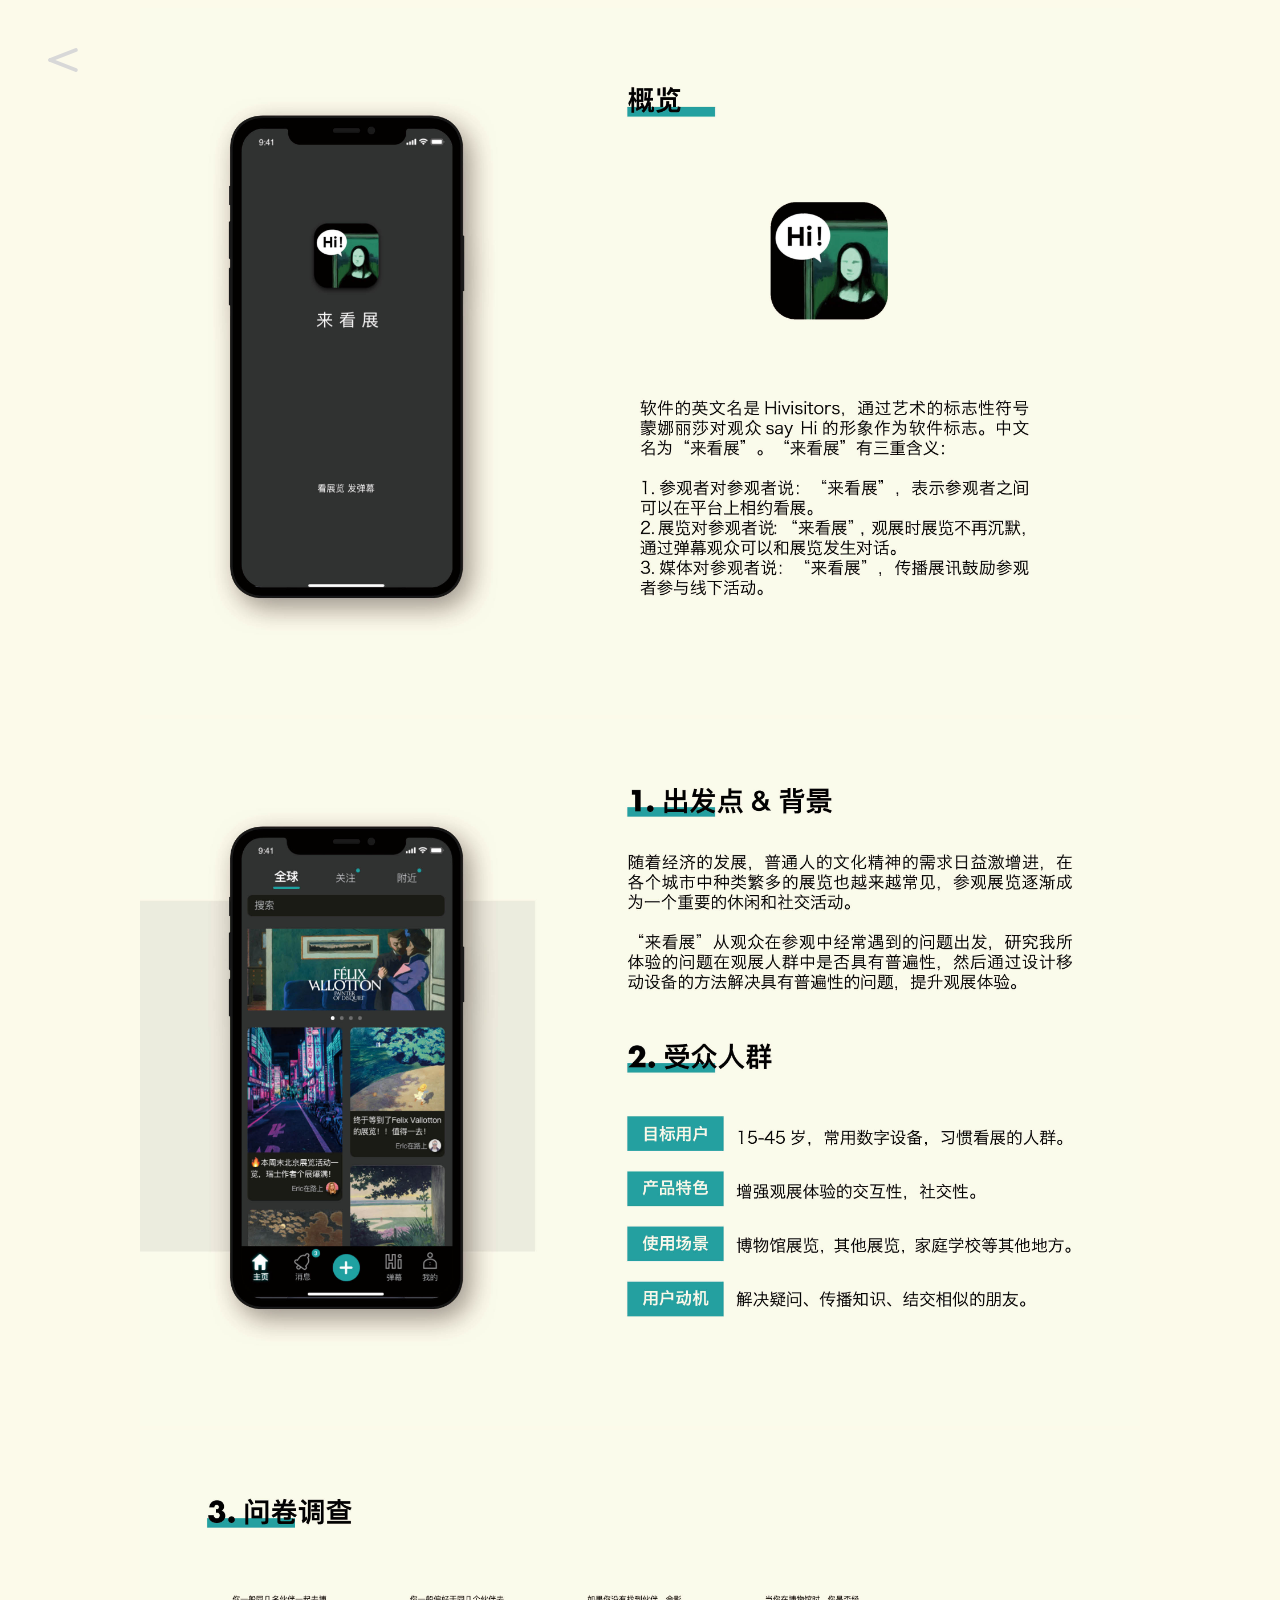
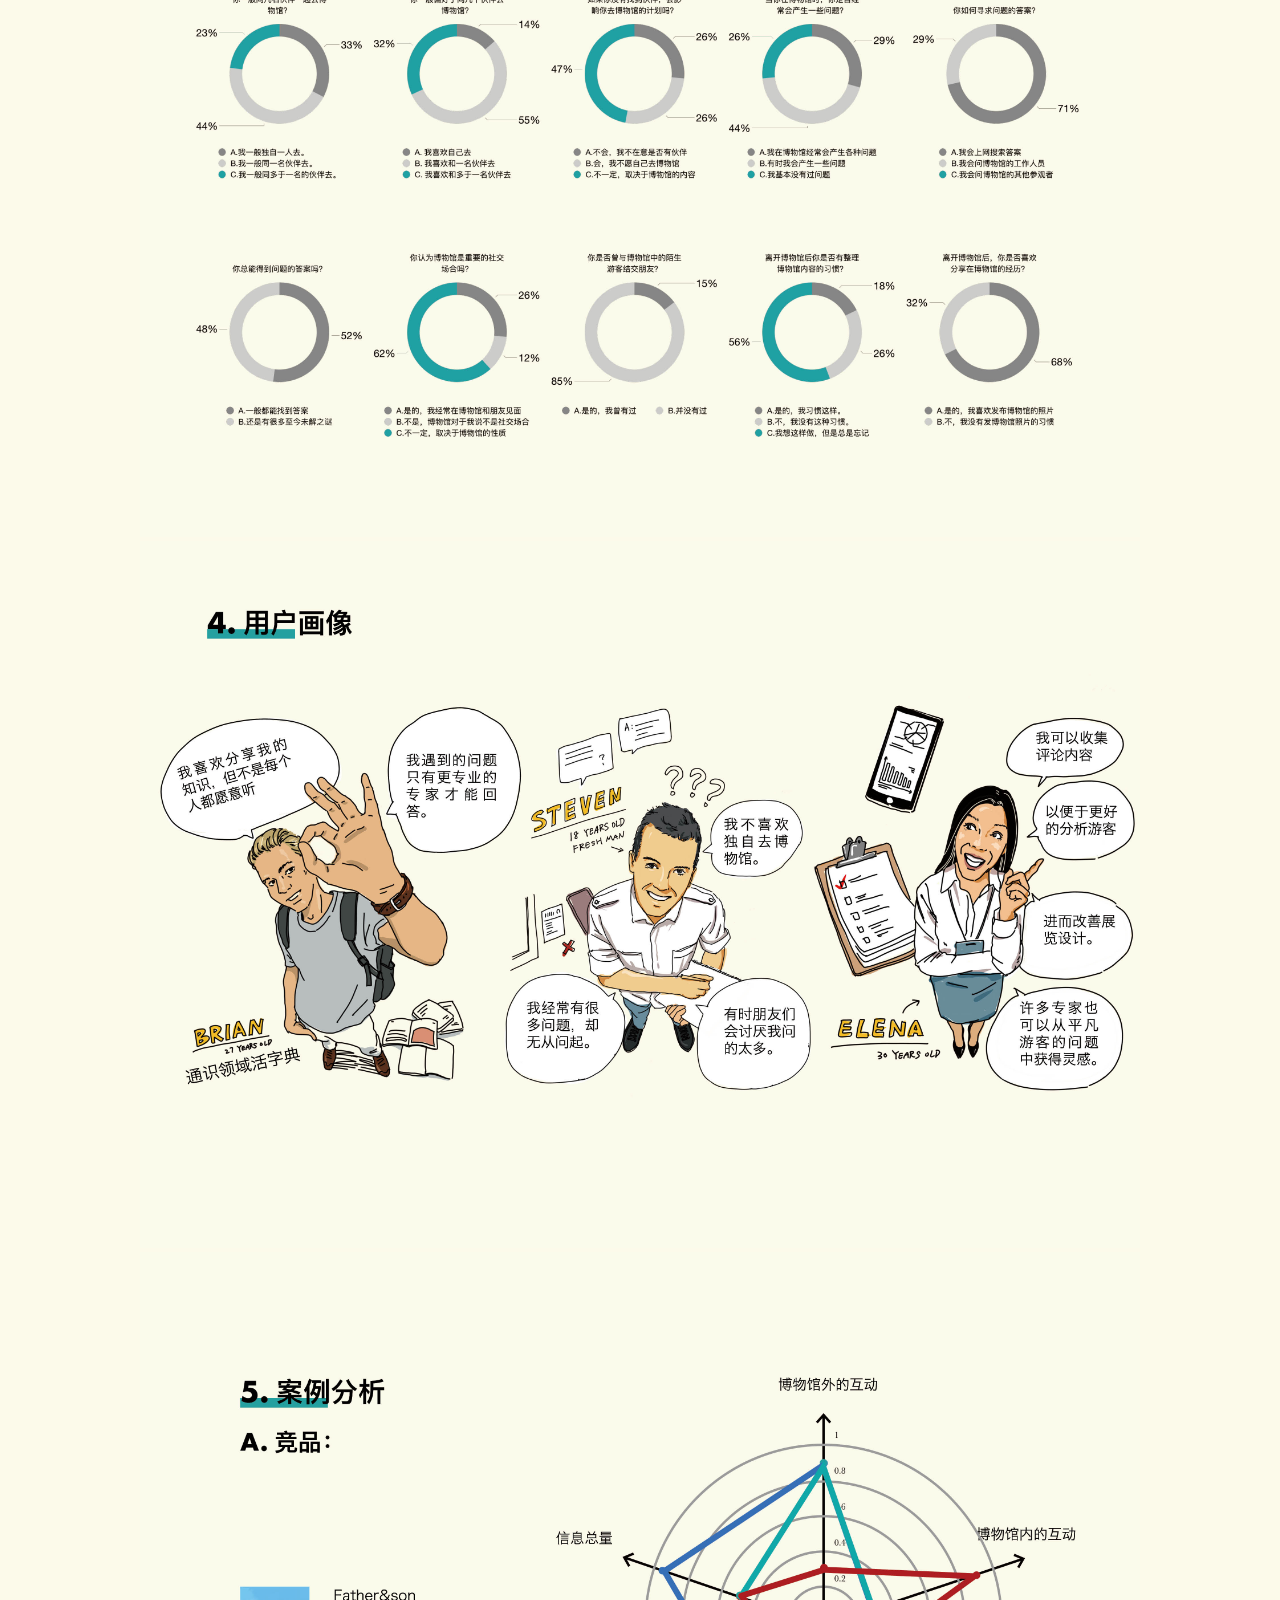
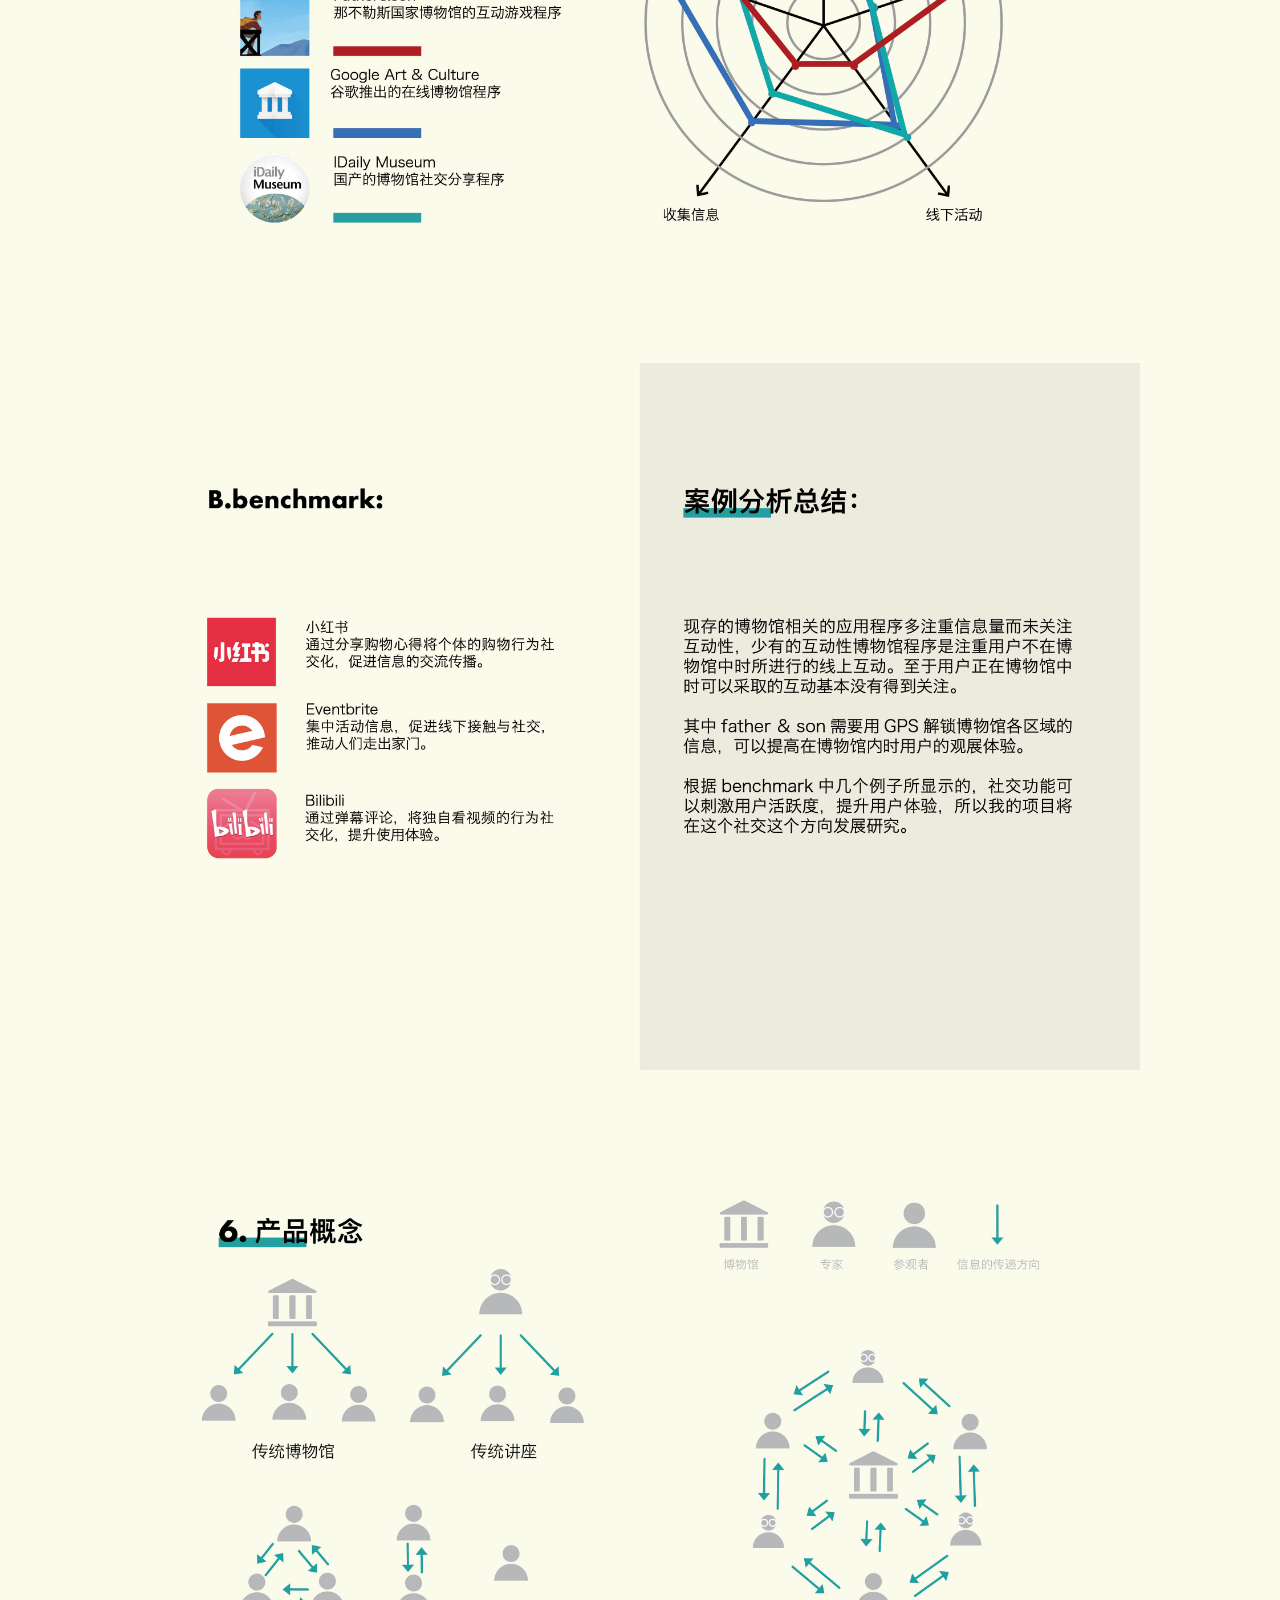
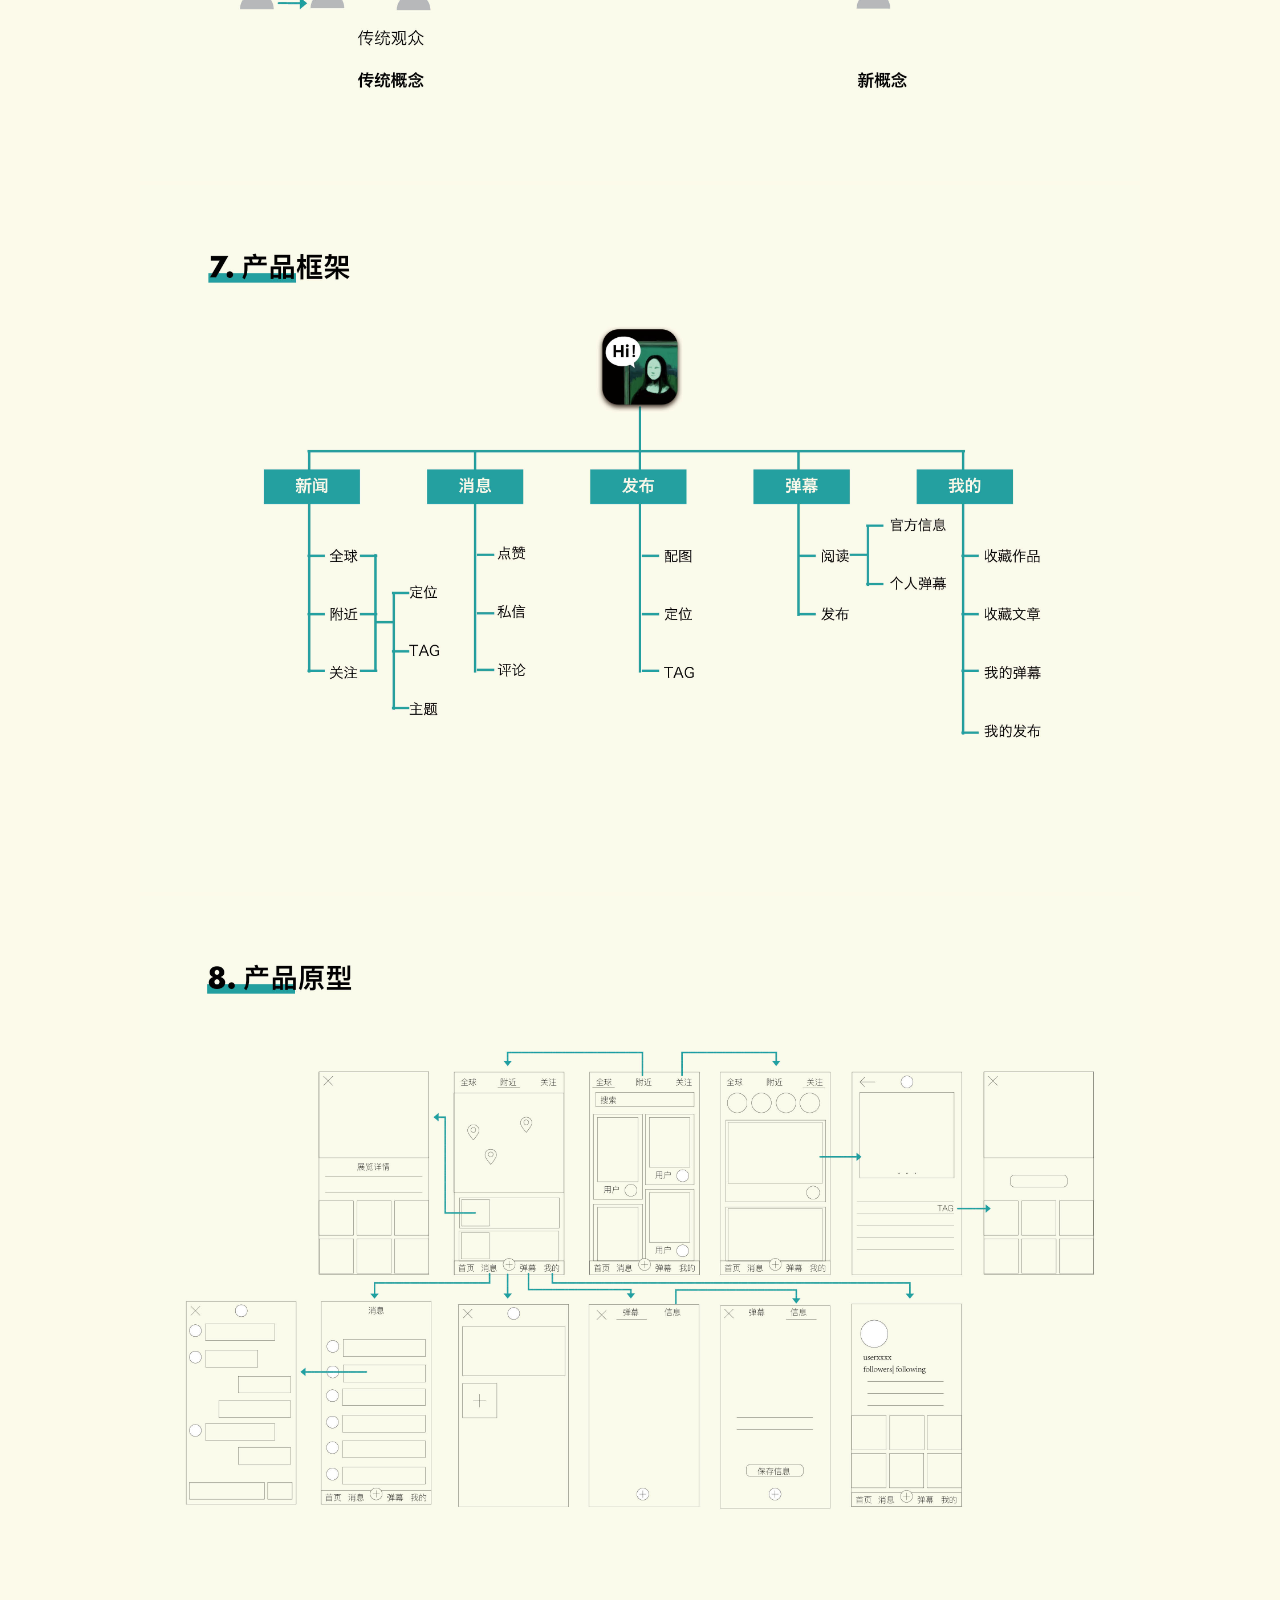
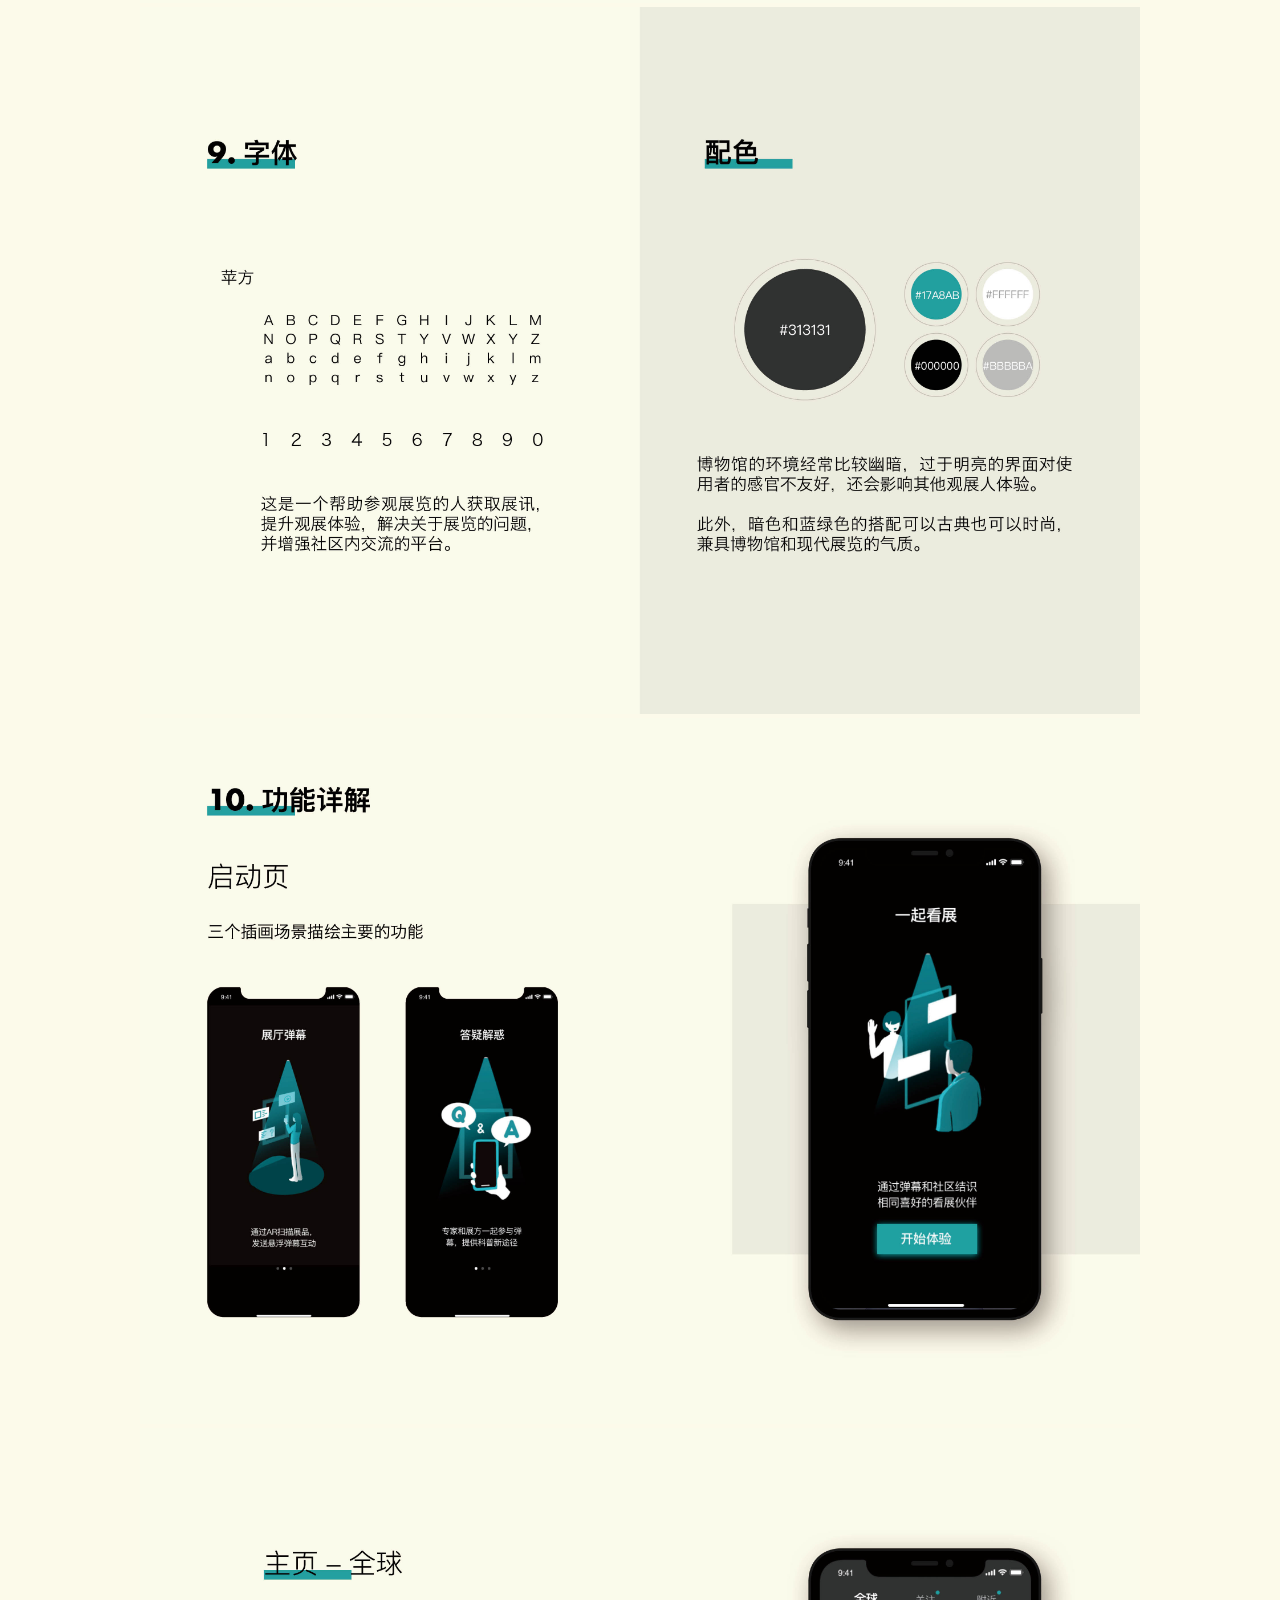
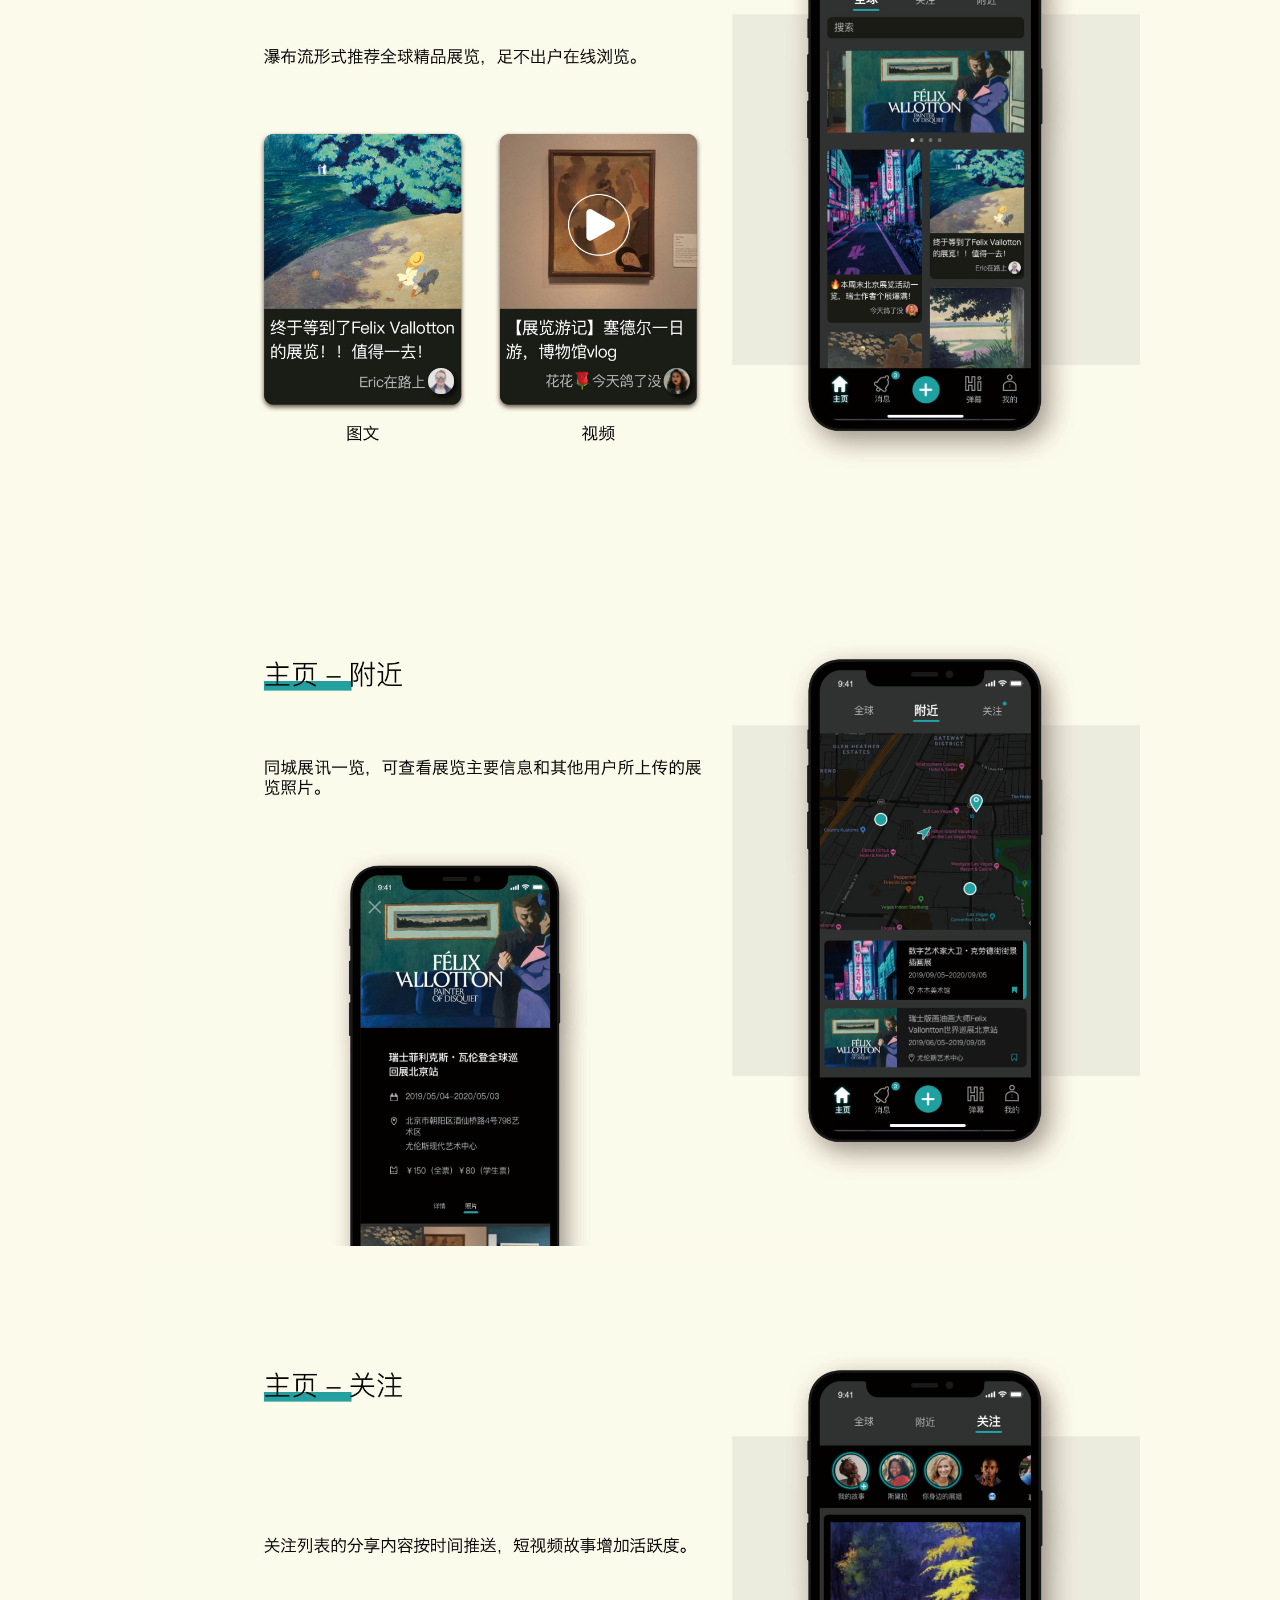
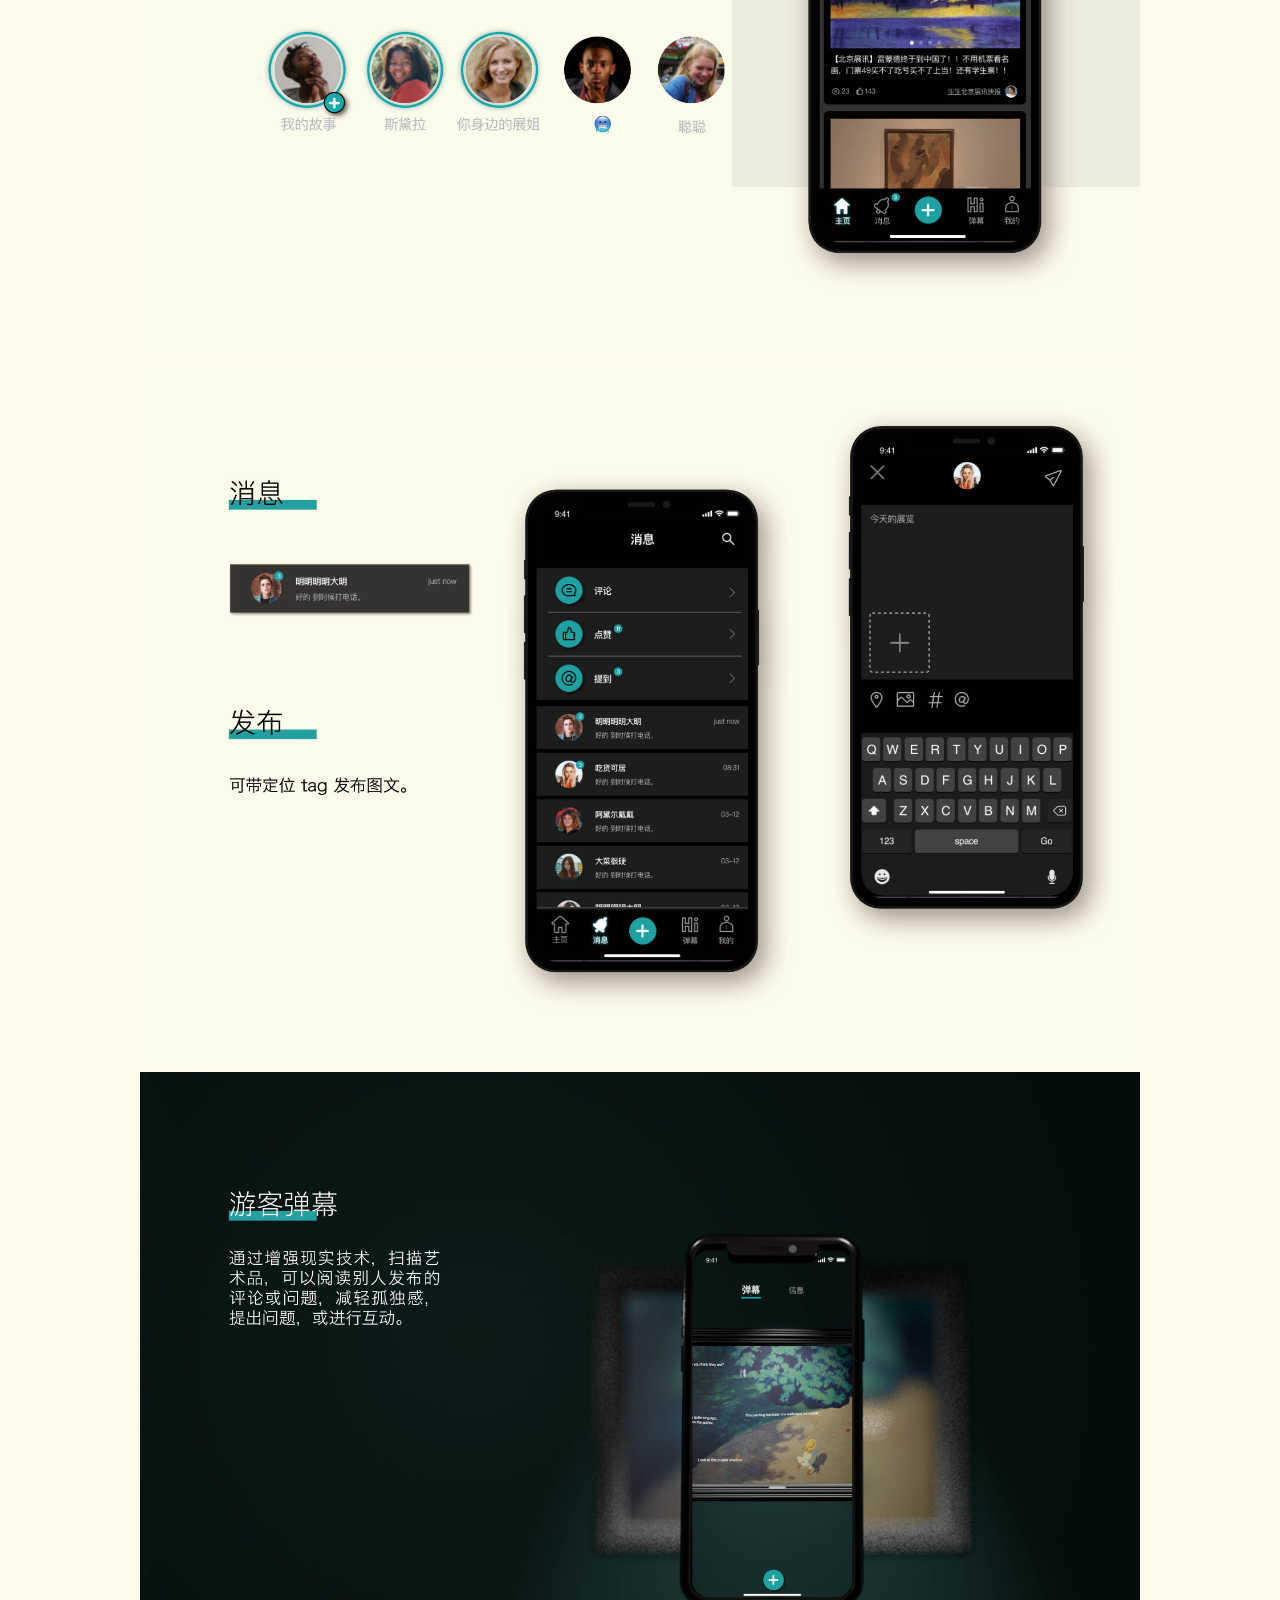
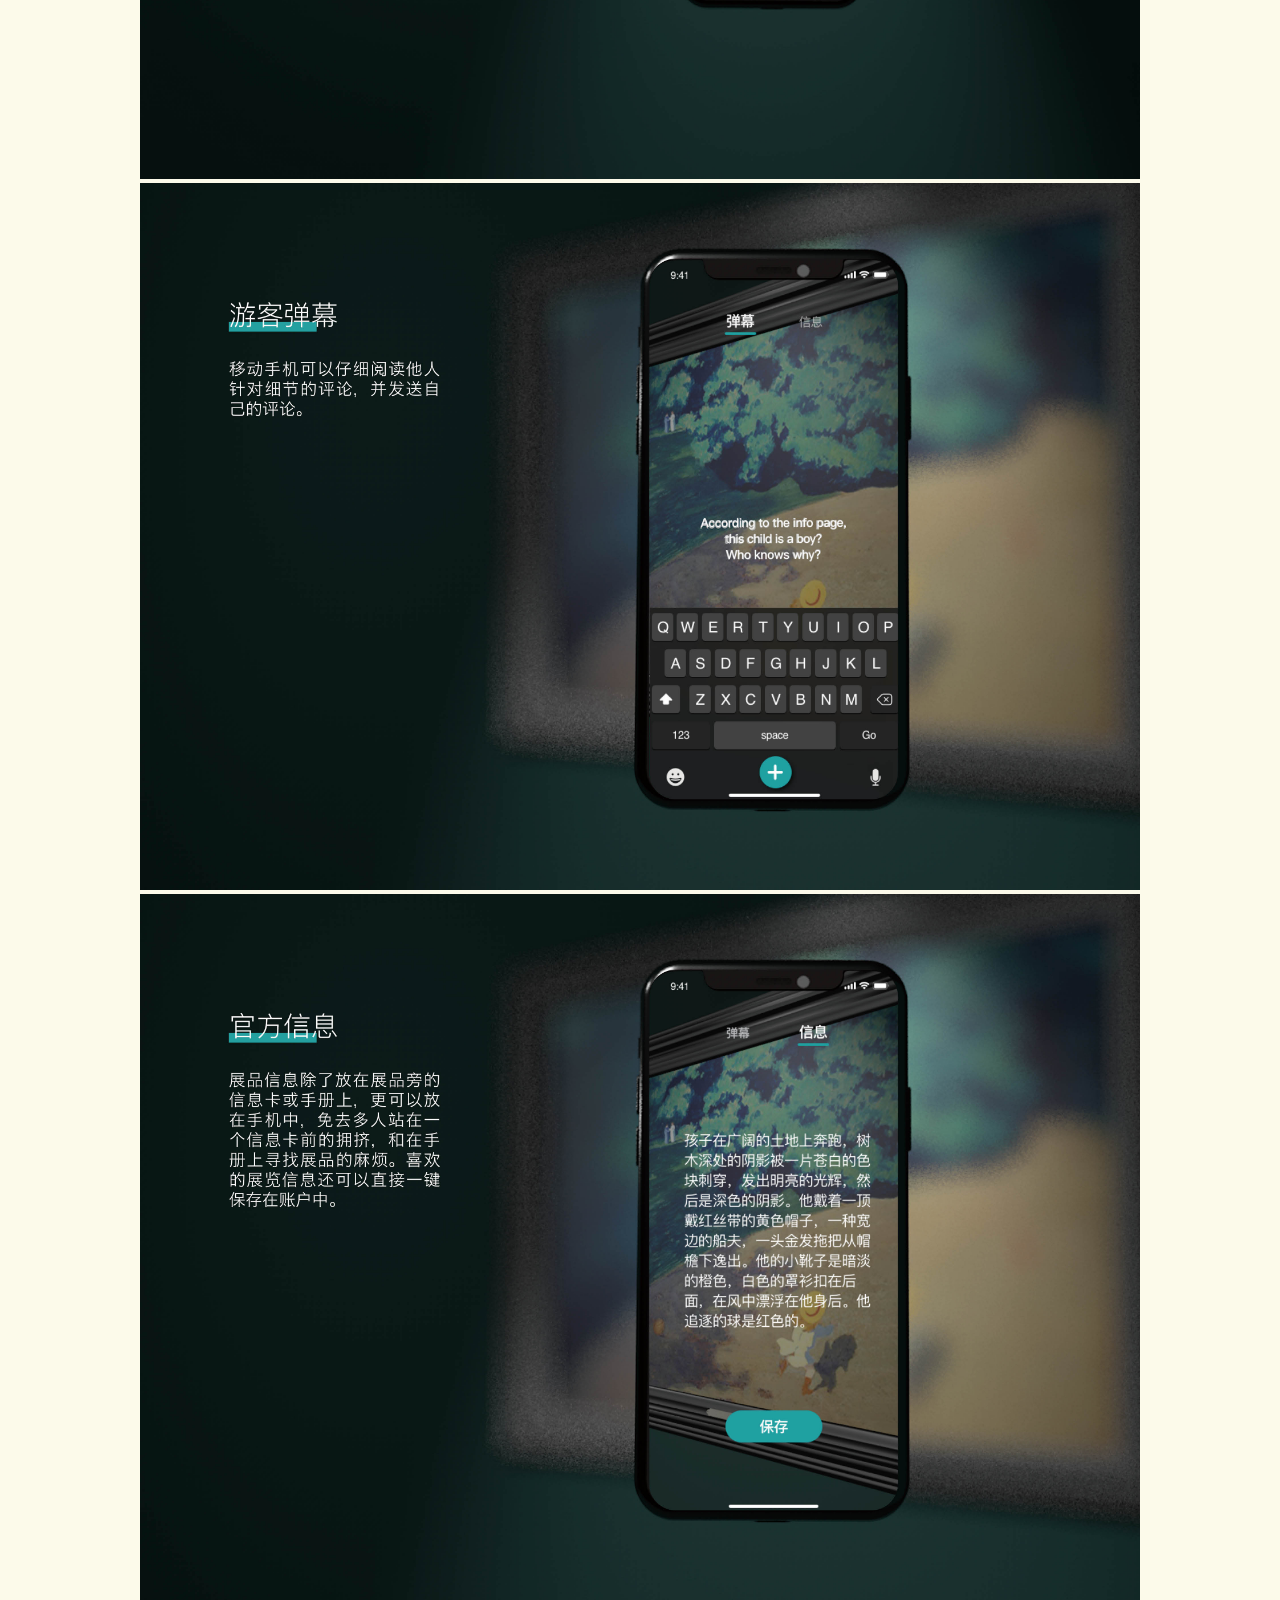
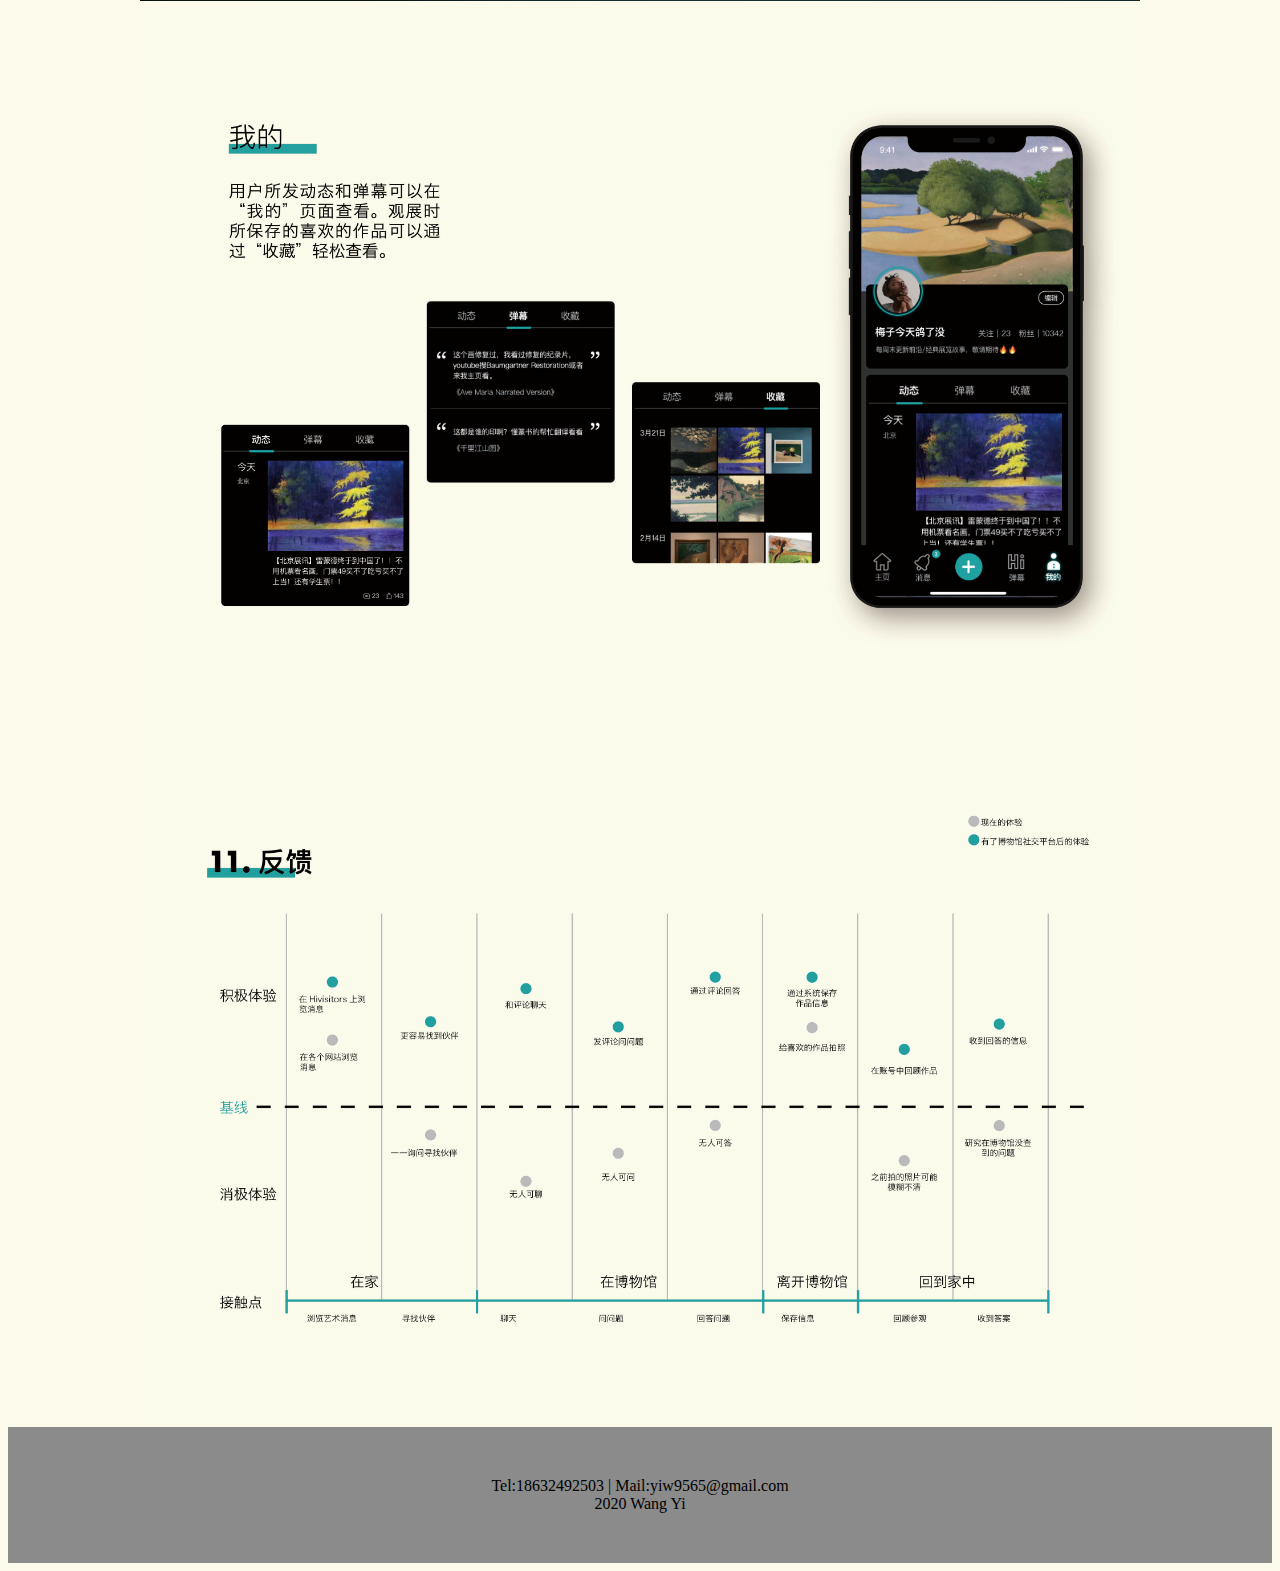
<file: hivisitors.html>
<!DOCTYPE html>
<html>

<head>
    <meta charset="utf-8">
    <meta http-equiv="X-UA-Compatible" content="IE=edge">
    <title>YIYIWORK</title>
    <meta name="description" content="portfolio of wangyi.">
    <link rel="stylesheet" href="css/hivisitors.css">
</head>
    <a href="index.html">
    <img src="resource/arrow.svg" style=float:left;width:30px;margin:40px;color:black>
</a>
    <body>
        
<div class="project3 center">
         <img src="resource/hivisitorsexplaination/explain.jpg">
    <img src="resource/hivisitorsexplaination/explain2.jpg">
    <img src="resource/hivisitorsexplaination/explain3.jpg">
    <img src="resource/hivisitorsexplaination/explain4.jpg">
    <img src="resource/hivisitorsexplaination/explain5.jpg">
    <img src="resource/hivisitorsexplaination/explain6.jpg">
    <img src="resource/hivisitorsexplaination/explain7.jpg">
    <img src="resource/hivisitorsexplaination/explain8.jpg">
    <img src="resource/hivisitorsexplaination/explain9.jpg">
    <img src="resource/hivisitorsexplaination/explain10.jpg">
    <img src="resource/hivisitorsexplaination/explain12.jpg">
    <img src="resource/hivisitorsexplaination/explain13.jpg">
    <img src="resource/hivisitorsexplaination/explain14.jpg">
    <img src="resource/hivisitorsexplaination/explain15.jpg">
    <img src="resource/hivisitorsexplaination/explain16.jpg">
    <img src="resource/hivisitorsexplaination/explain17.jpg">
    <img src="resource/hivisitorsexplaination/explain18.jpg">
    <img src="resource/hivisitorsexplaination/explain19.jpg">
    <img src="resource/hivisitorsexplaination/explain20.jpg">
    <img src="resource/hivisitorsexplaination/explain21.jpg">
        </div>
    </body>

    <footer>
    Tel:18632492503 | Mail:yiw9565@gmail.com<br>
    2020 Wang Yi

</footer>

</html>
</file>
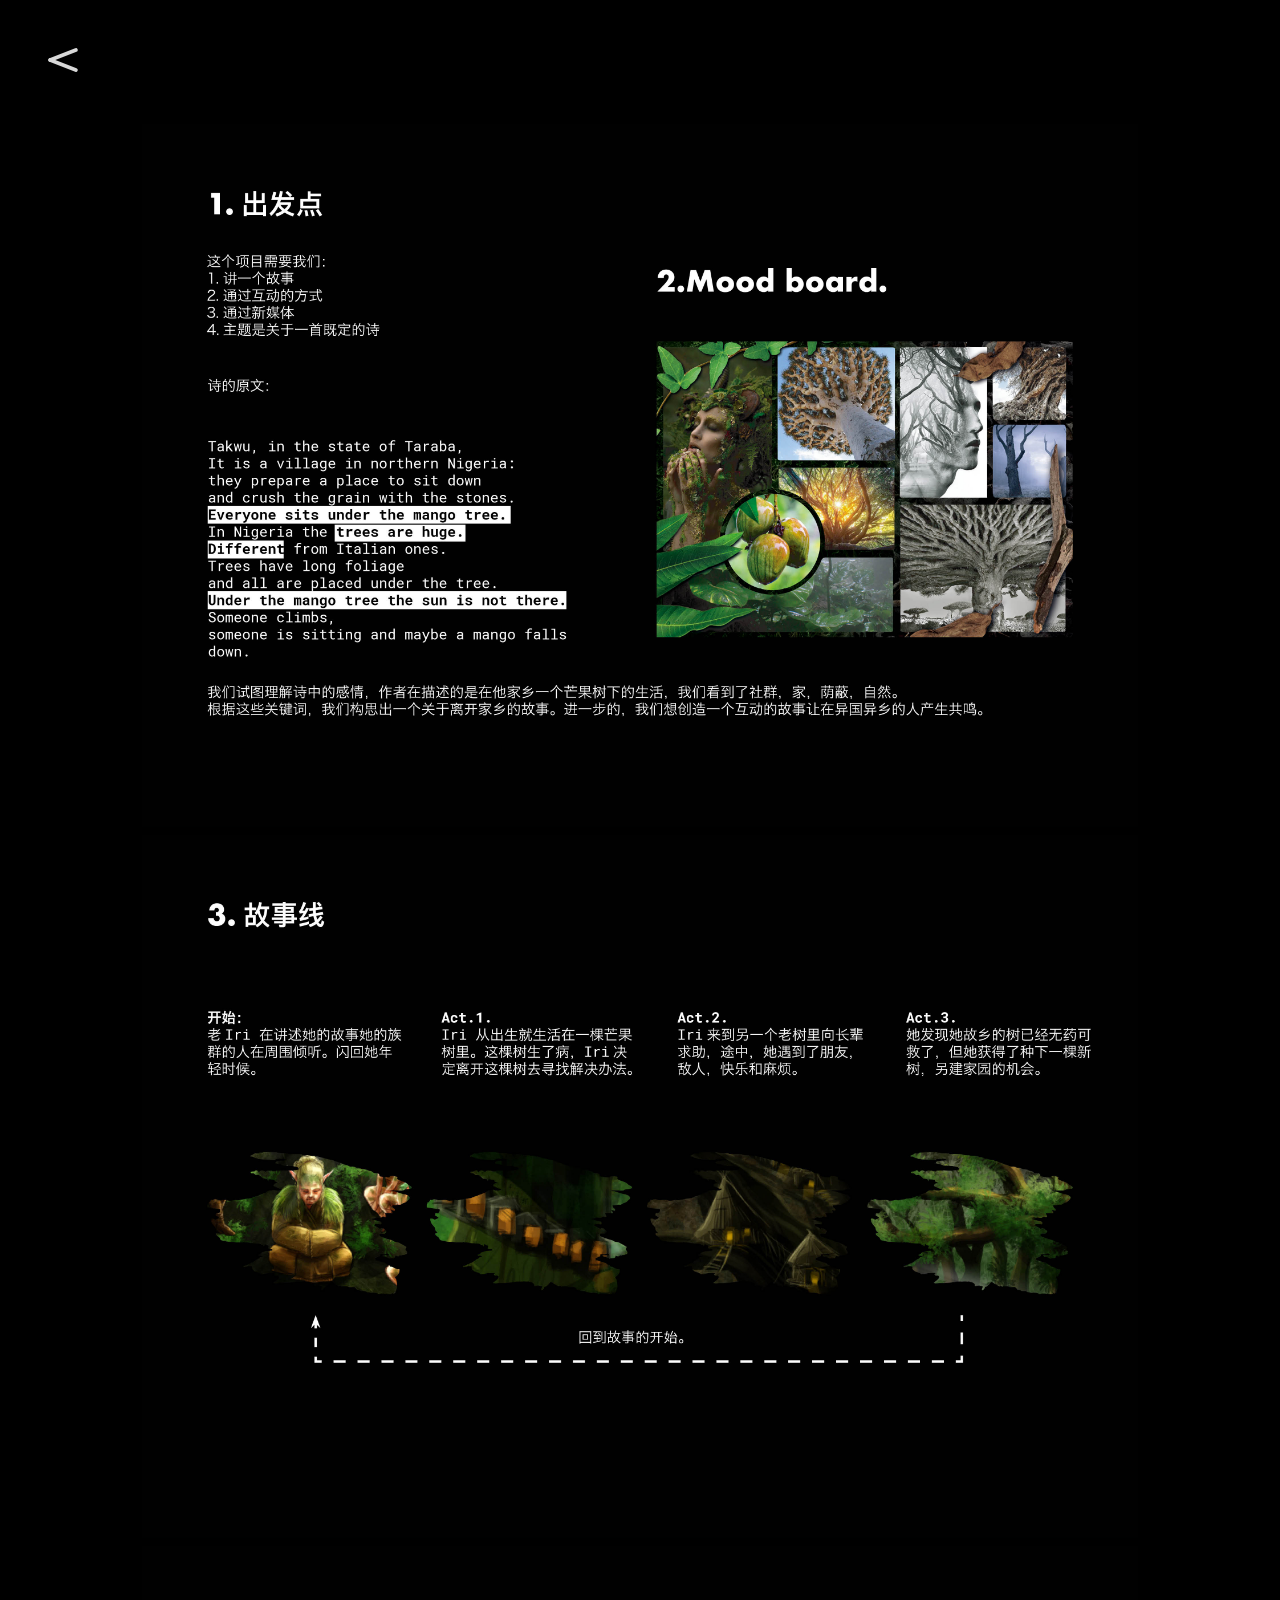
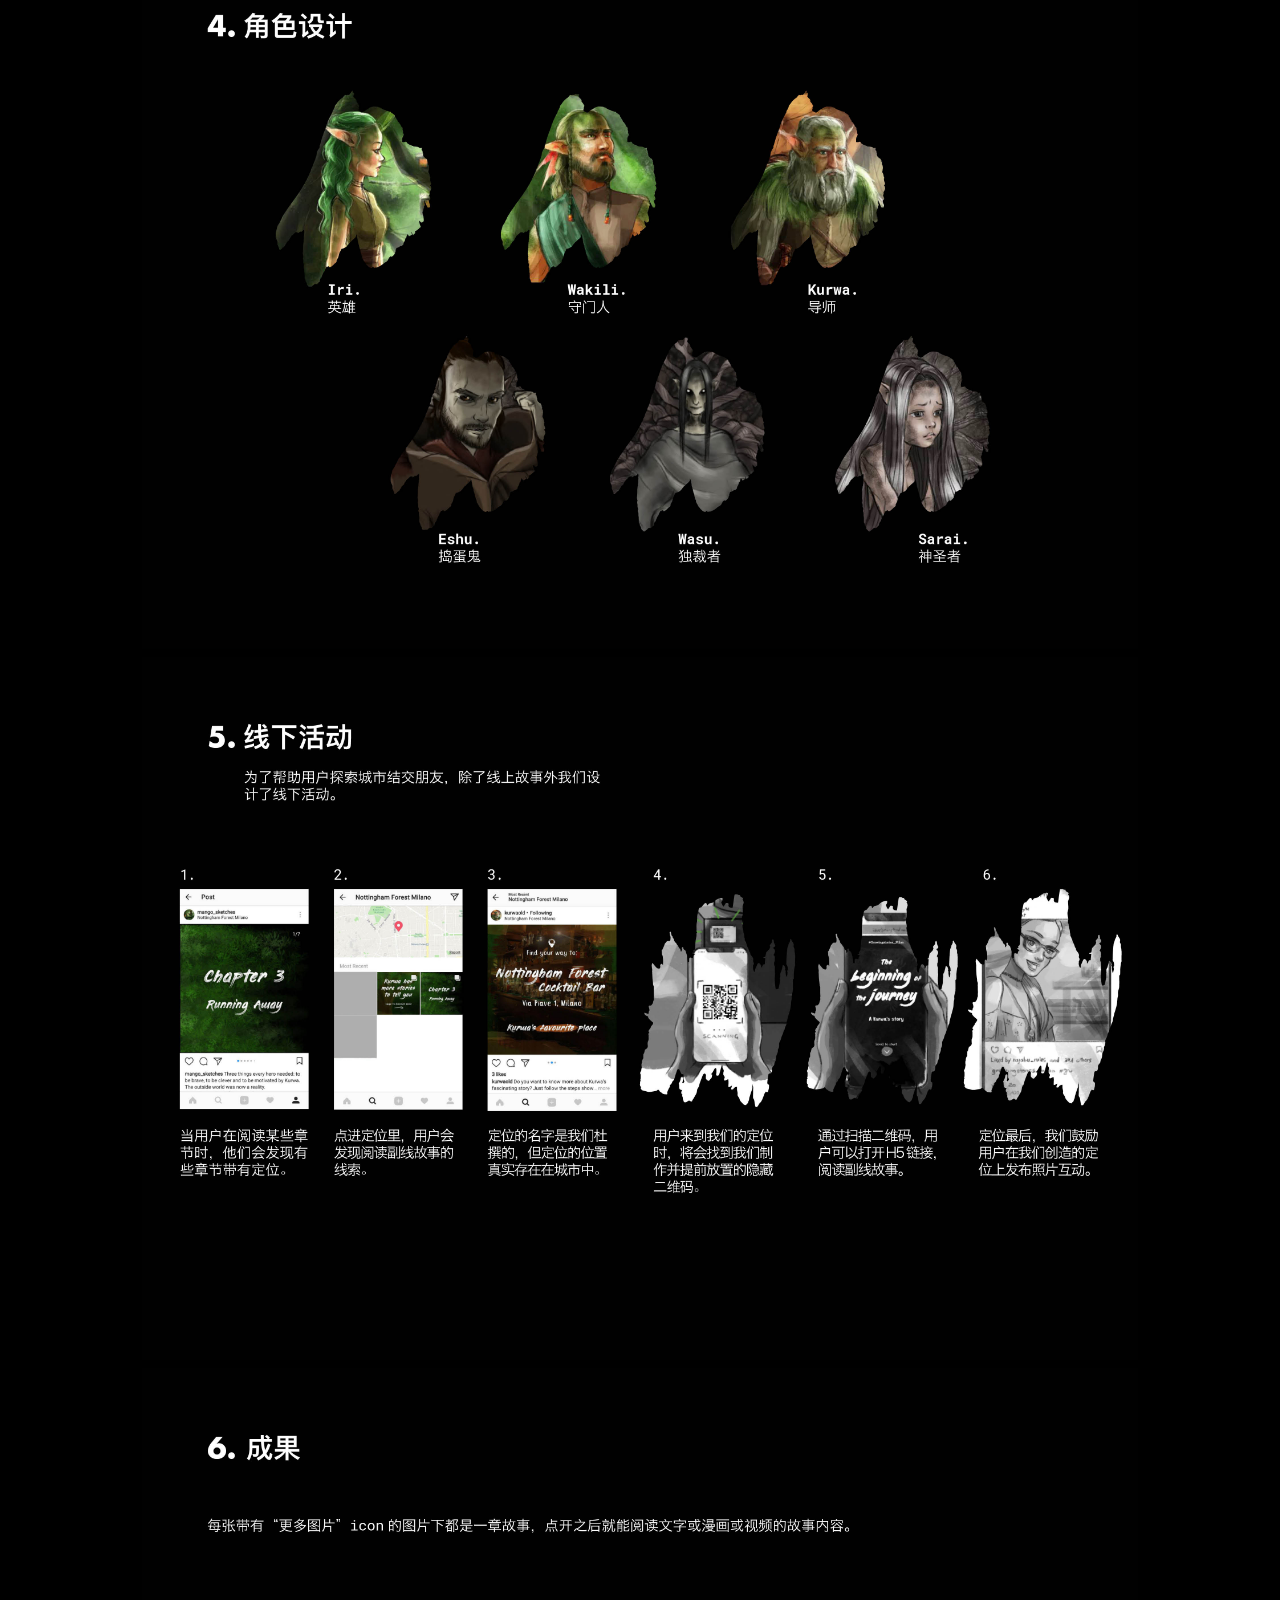
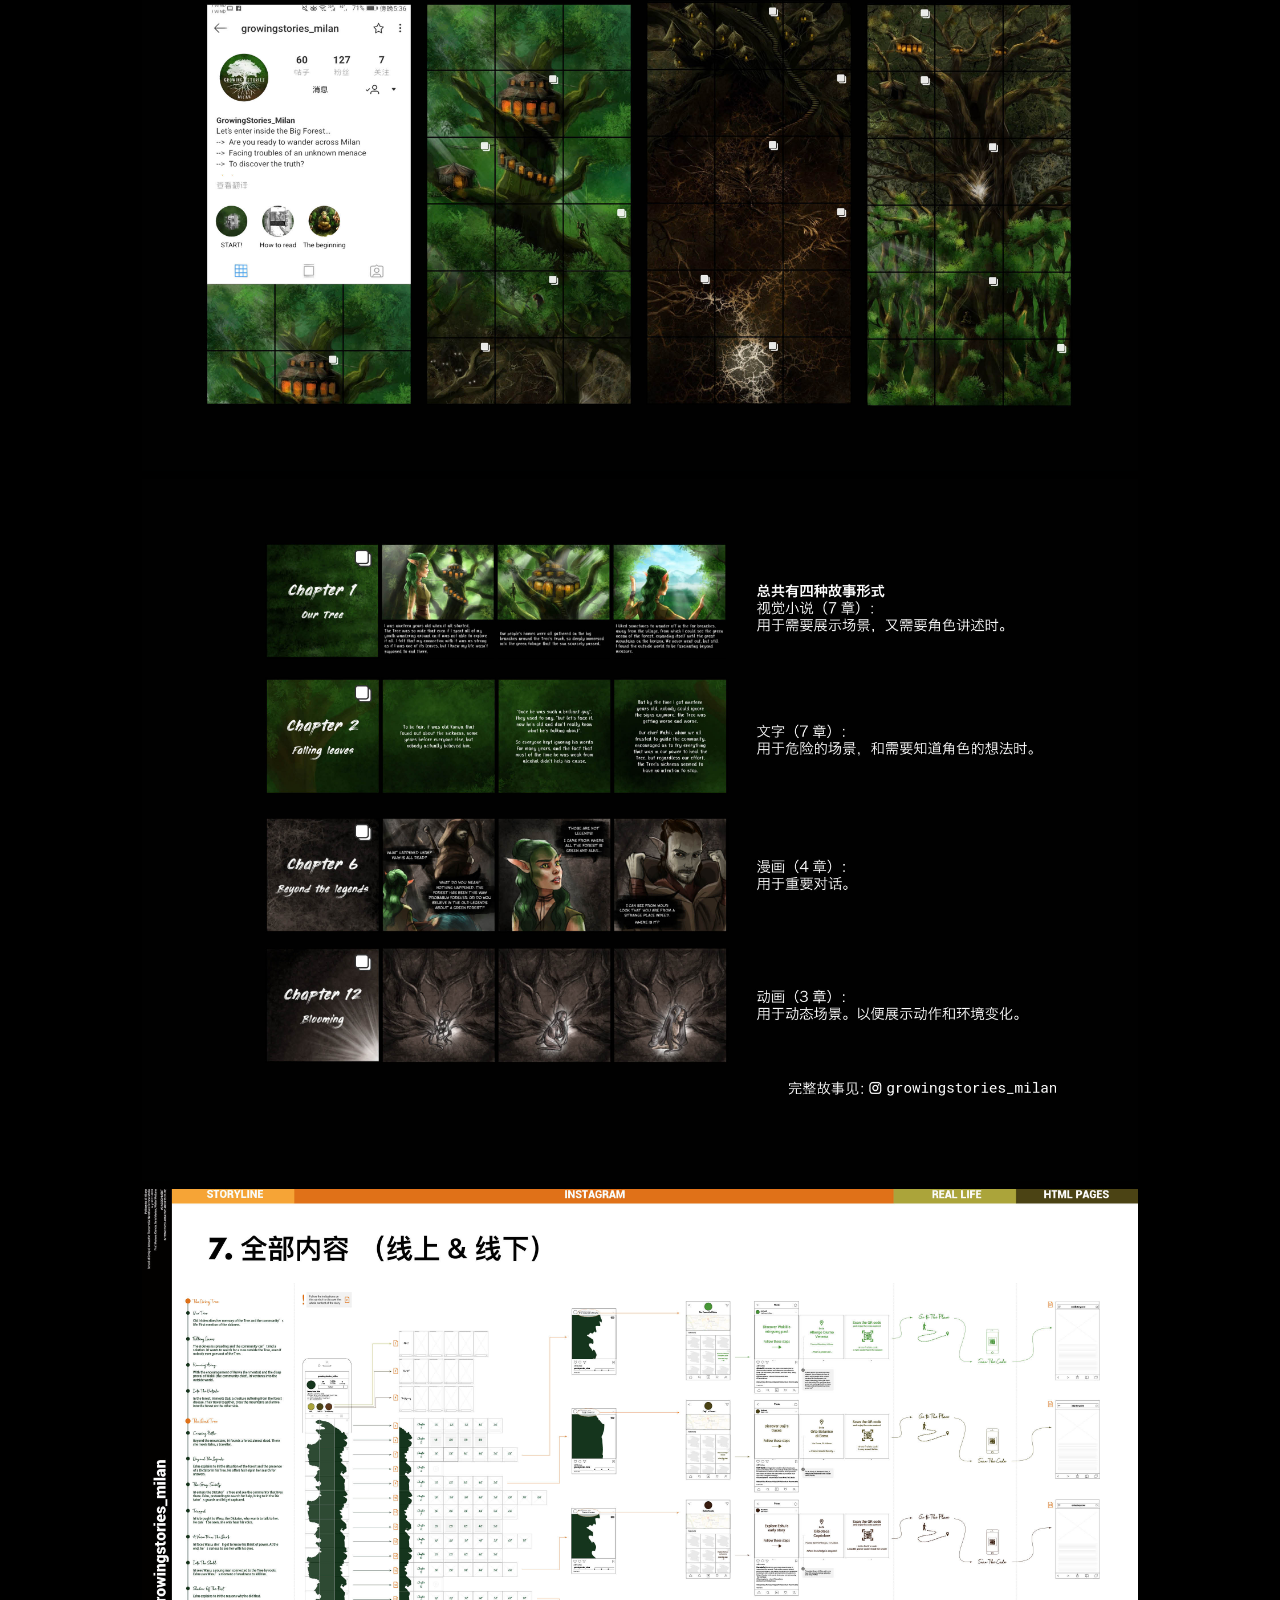
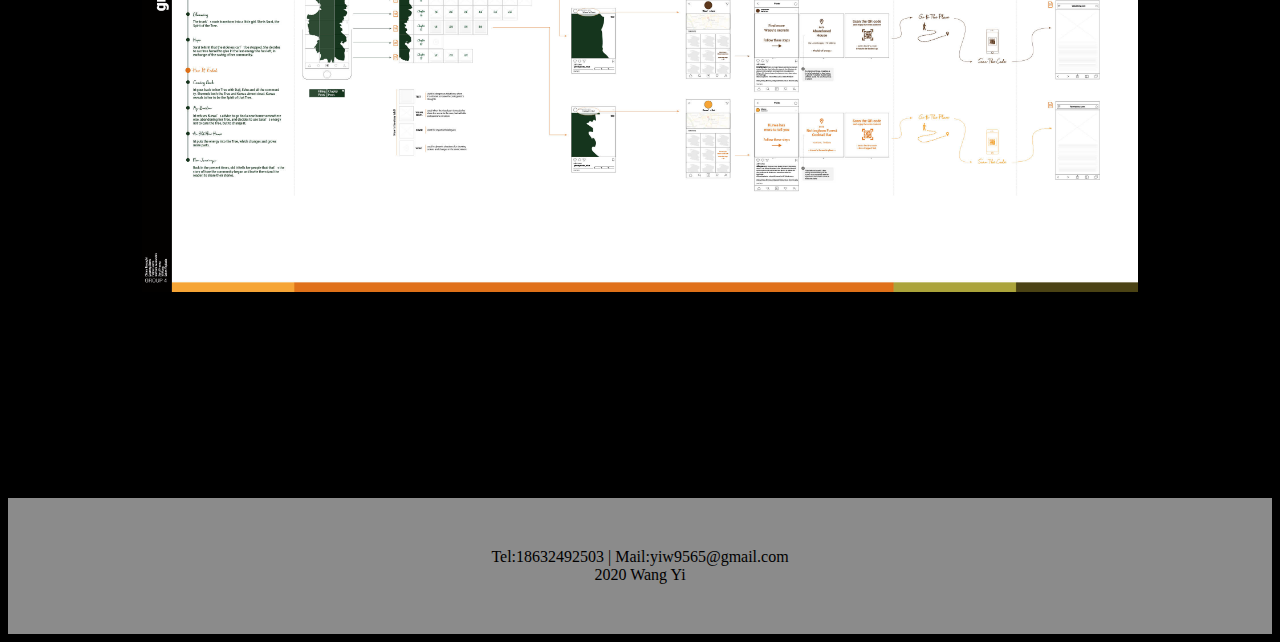
<file: story.html>
<!DOCTYPE html>
<html>

<head>
    <meta charset="utf-8">
    <meta http-equiv="X-UA-Compatible" content="IE=edge">
    <title>YIYIWORK</title>
    <meta name="description" content="portfolio of wangyi.">
    <link rel="stylesheet" href="css/story.css">
</head>
<a href="index.html">
    <img src="resource/arrow.svg" style=float:left;width:30px;margin:40px;>
</a>
<!--
    <header>
    
        </header>
-->

<body>
    <div class="h10"></div>
    <div class="project3 center">
        <img src="resource/story/milan20196.jpg">
        <img src="resource/story/milan20197.jpg">
        <img src="resource/story/milan20198.jpg">
        <img src="resource/story/milan20199.jpg">
        <img src="resource/story/milan201910.jpg">
        <img src="resource/story/milan201911.jpg">
        <img src="resource/story/milan201912.jpg">

    </div>
    <div class="h200"></div>
</body>

<footer>
    Tel:18632492503 | Mail:yiw9565@gmail.com<br>
    2020 Wang Yi

</footer>

</html>
</file>
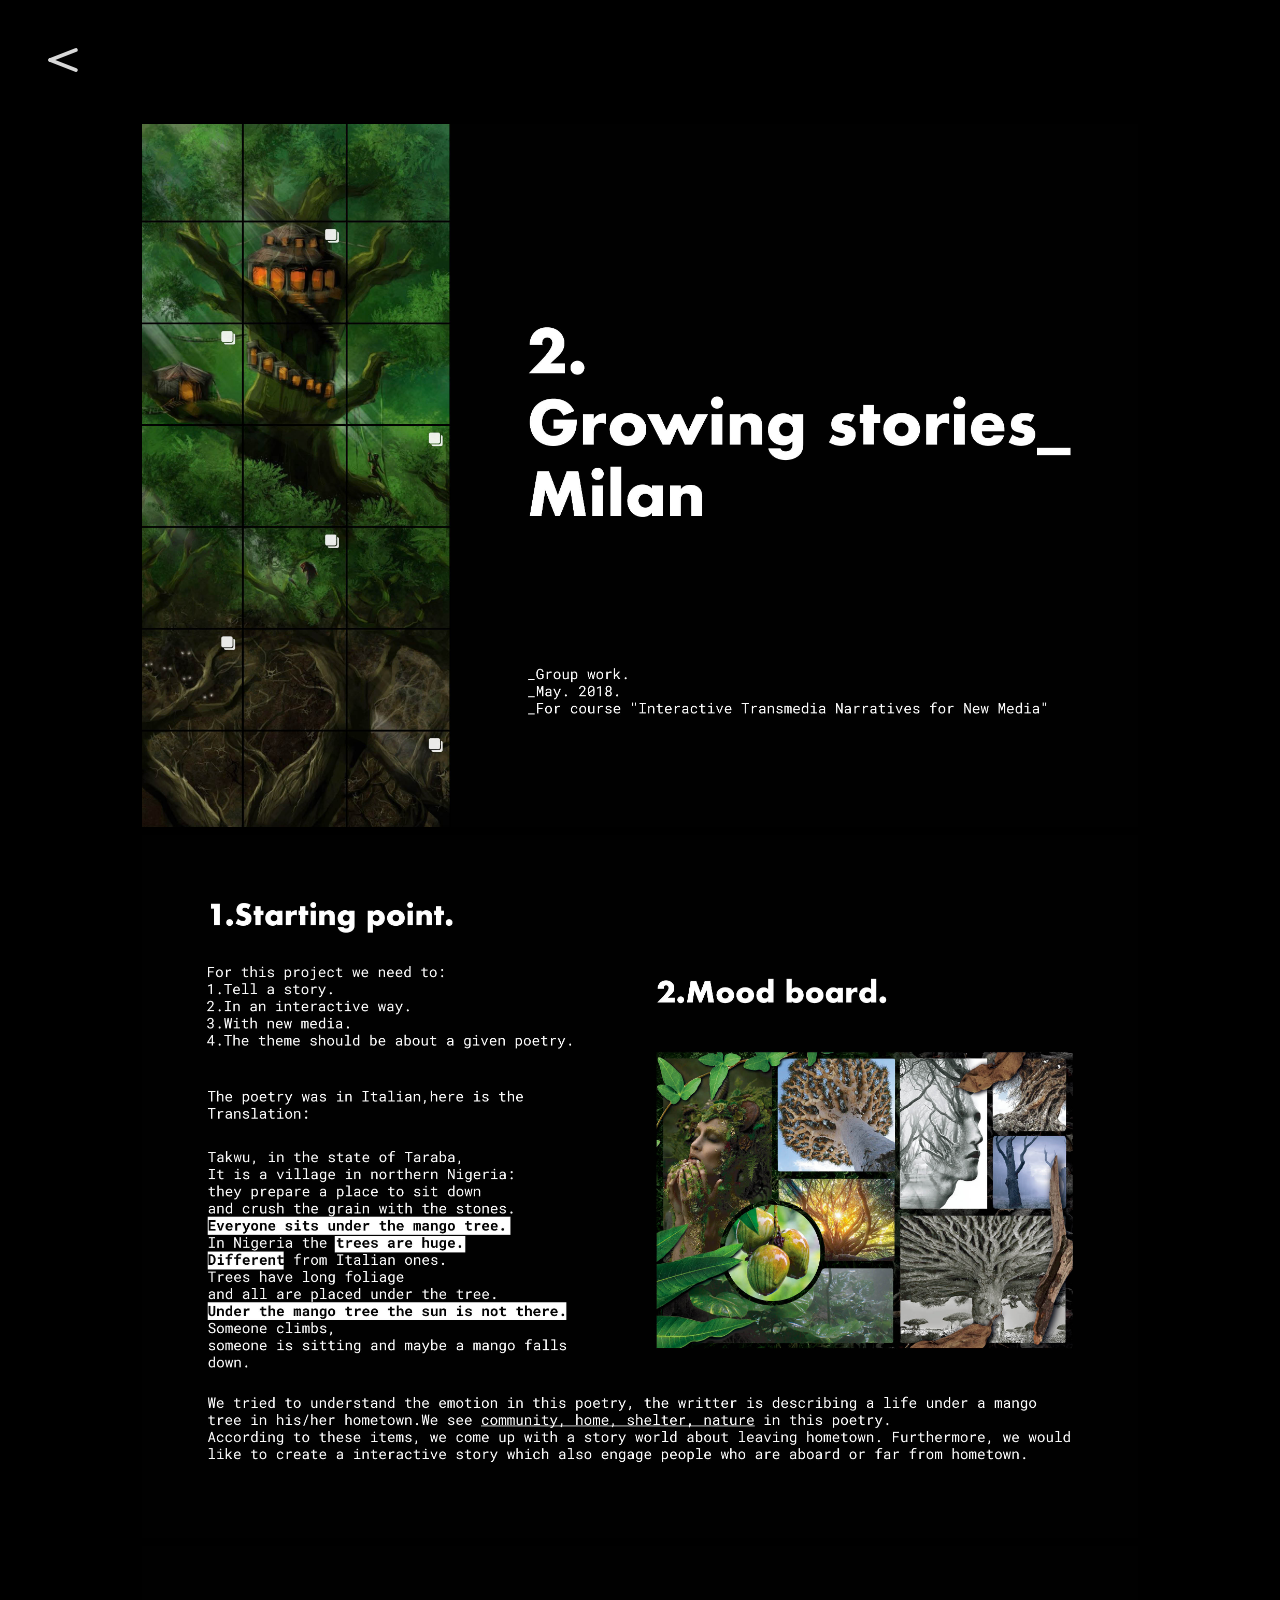
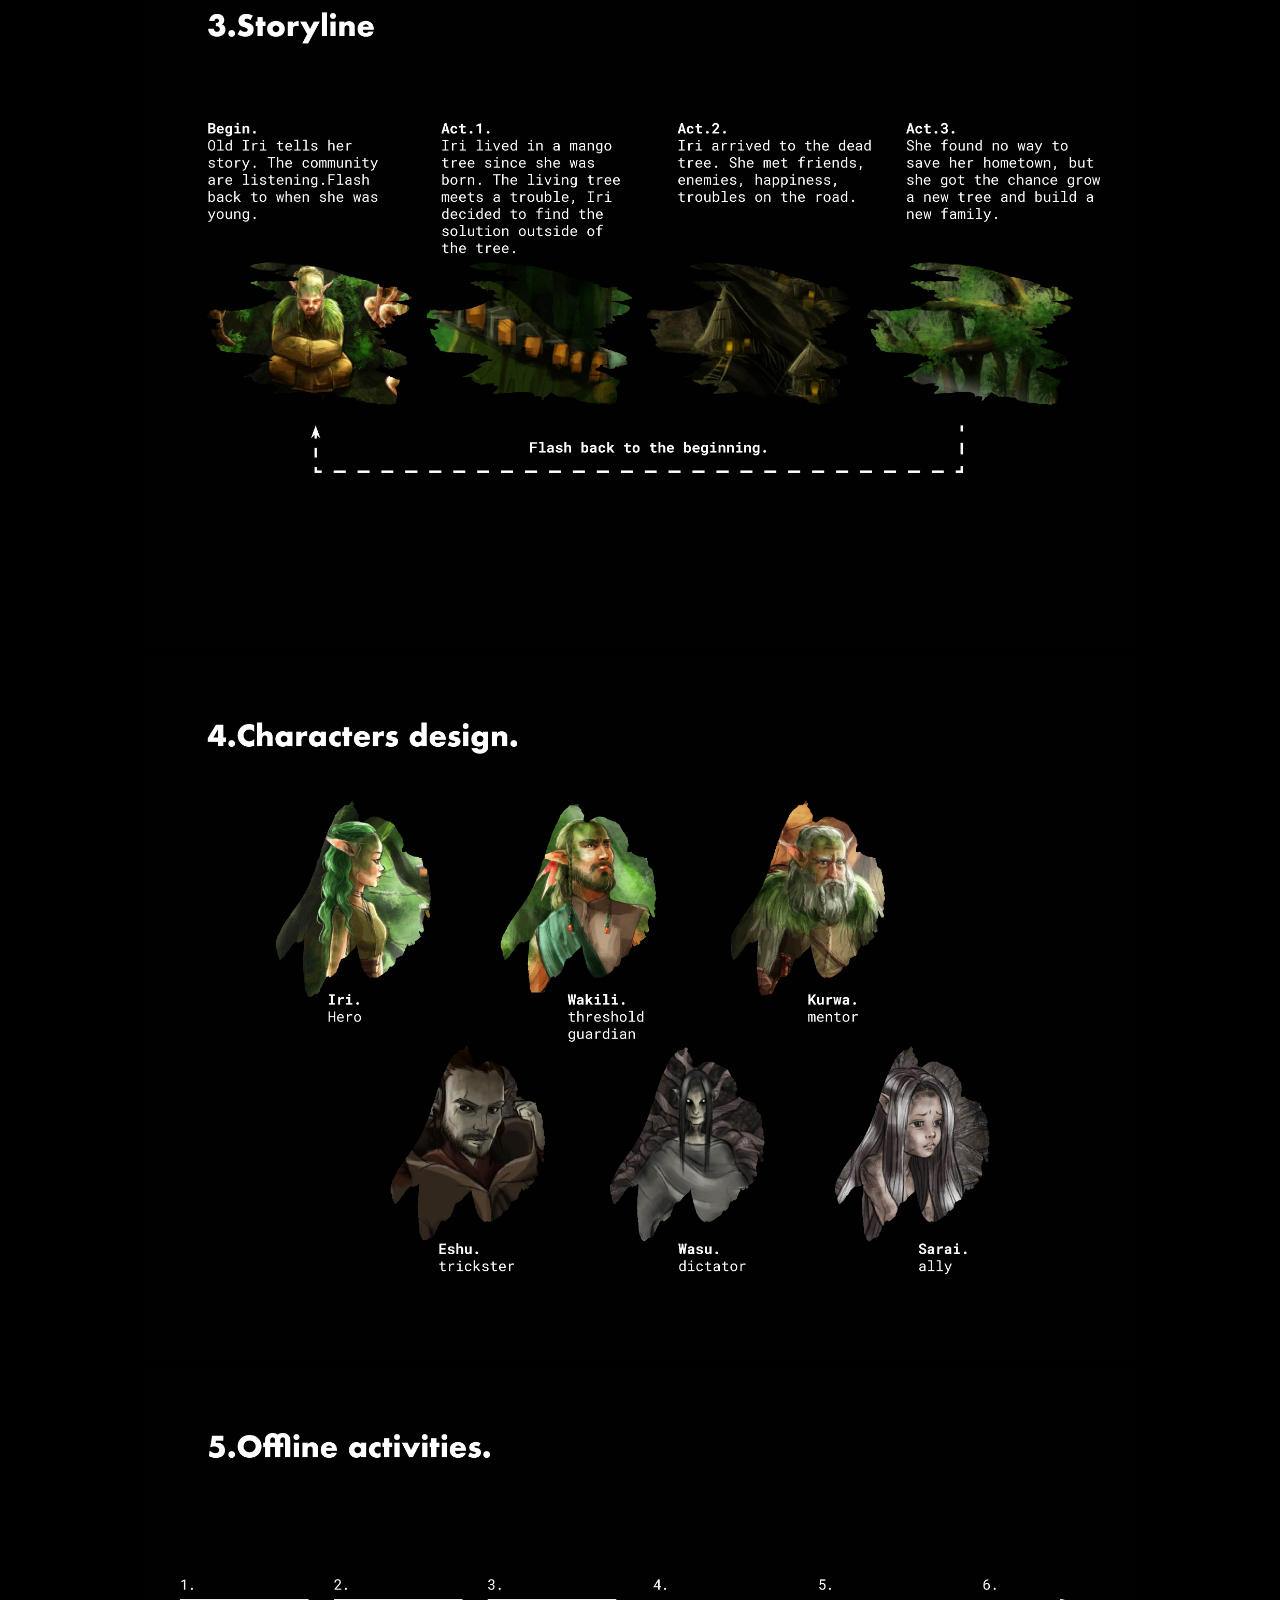
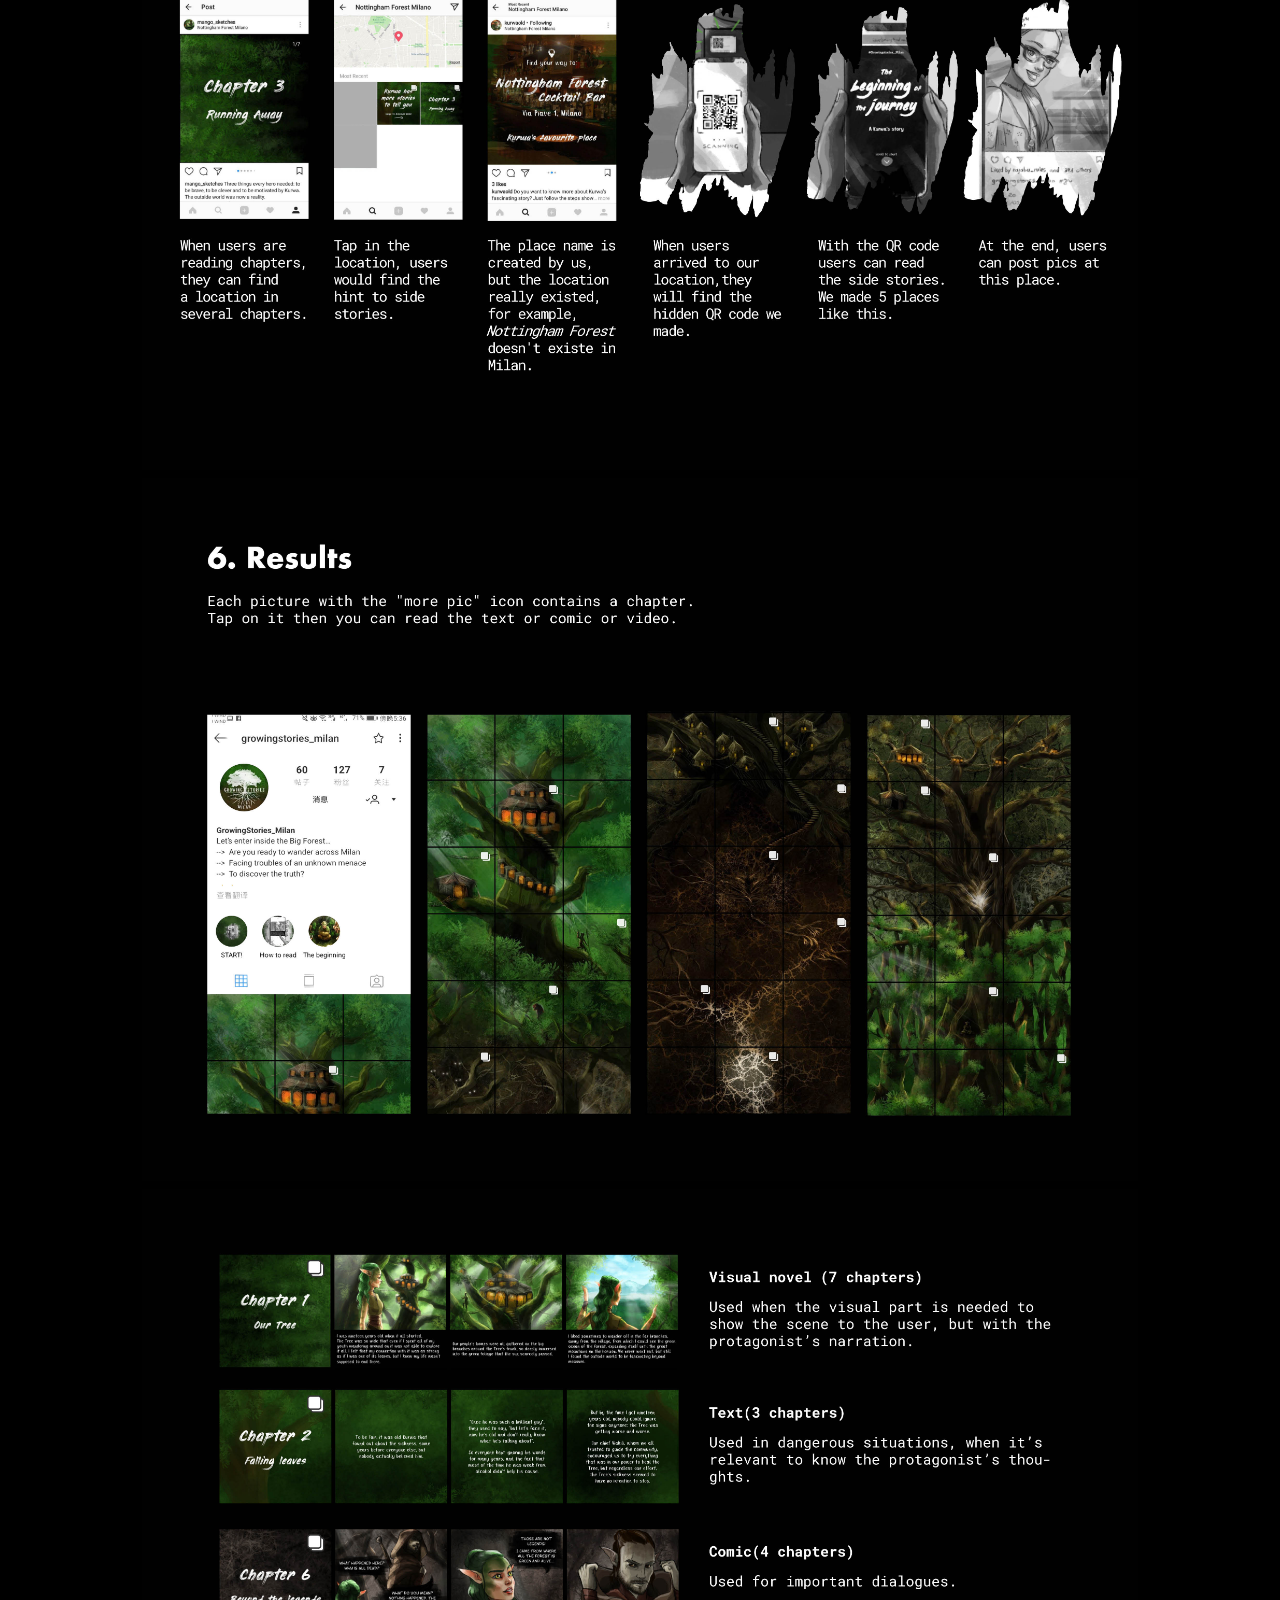
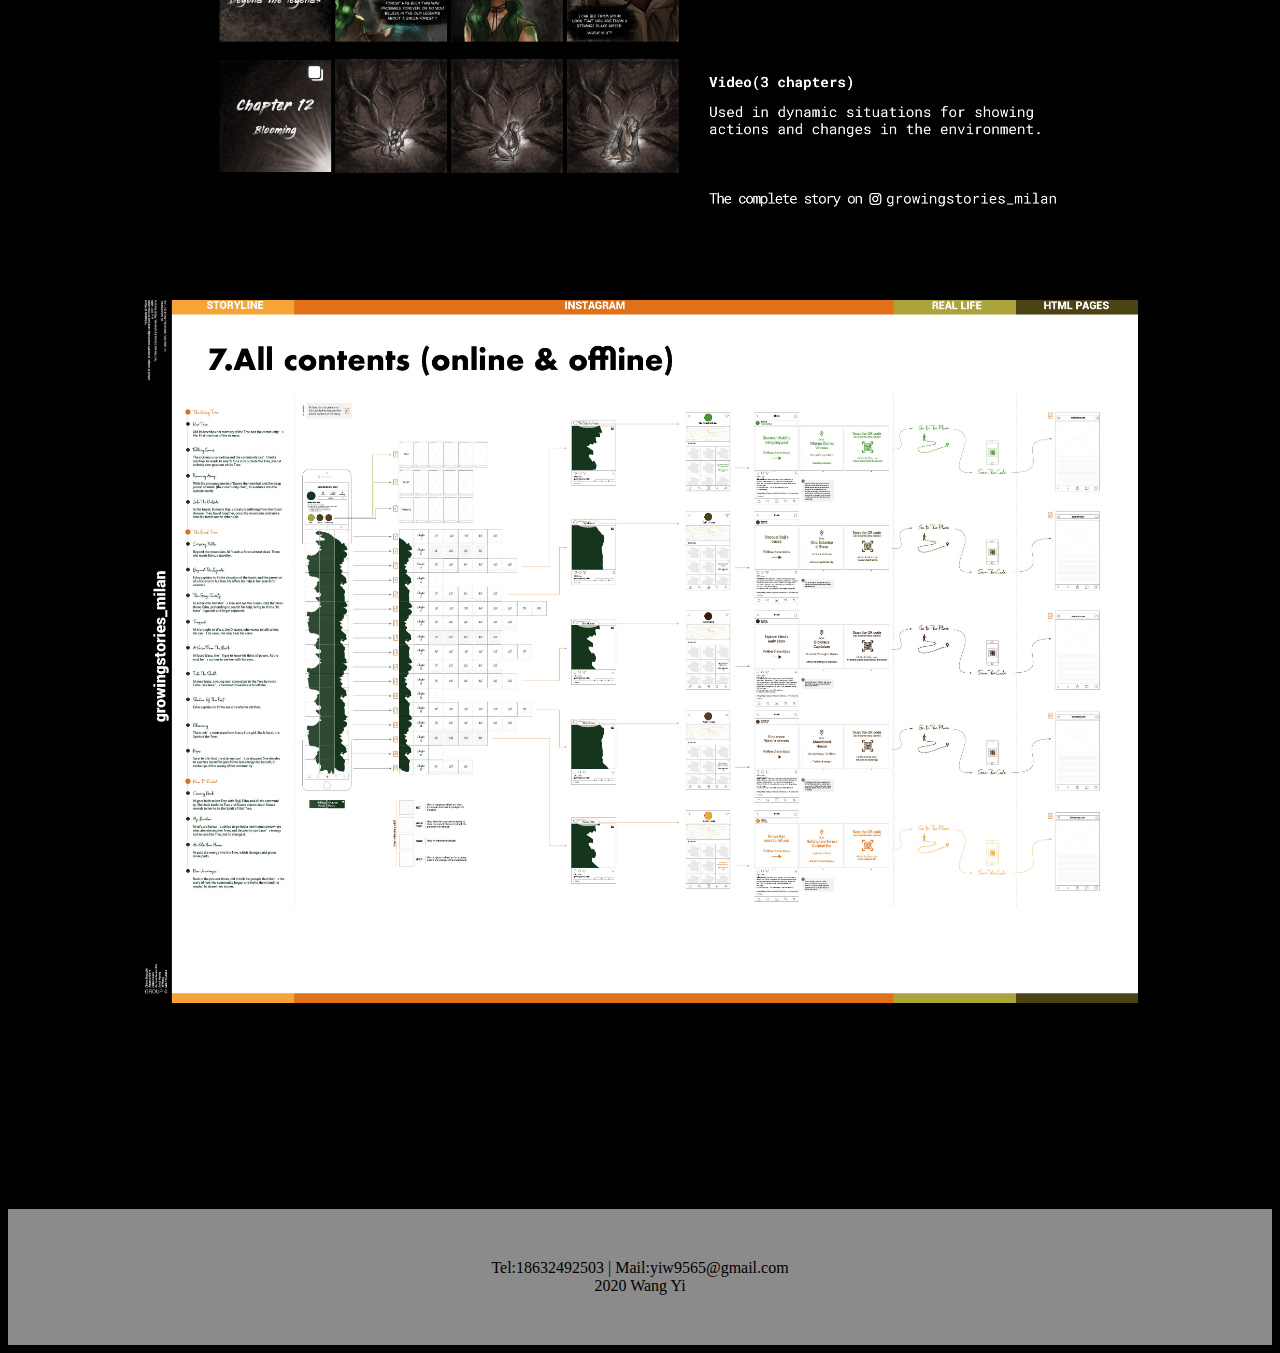
<file: storyen.html>
<!DOCTYPE html>
<html>

<head>
    <meta charset="utf-8">
    <meta http-equiv="X-UA-Compatible" content="IE=edge">
    <title>YIYIWORK</title>
    <meta name="description" content="portfolio of wangyi.">
    <link rel="stylesheet" href="css/story.css">
</head>
<a href="index.html">
    <img src="resource/arrow.svg" style=float:left;width:30px;margin:40px;>
</a>
<!--
    <header>
    
        </header>
-->

<body>
    <div class="h10"></div>
    <div class="project3 center">
        <img src="resource/storyeng/portfolio2019.jpg">
          <img src="resource/storyeng/portfolio20192.jpg">
          <img src="resource/storyeng/portfolio20193.jpg">
          <img src="resource/storyeng/portfolio20194.jpg">
          <img src="resource/storyeng/portfolio20195.jpg">
          <img src="resource/storyeng/portfolio20196.jpg">
          <img src="resource/storyeng/portfolio20197.jpg">
          <img src="resource/storyeng/portfolio20198.jpg">
    </div>
    <div class="h200"></div>
</body>

<footer>
    Tel:18632492503 | Mail:yiw9565@gmail.com<br>
    2020 Wang Yi

</footer>

</html>
</file>
<file: css/hivisitors.css>
html{
    background-color: #fcfaea;
}
h{
    font-family:futura;
     src:url(resource/Futura.ttc);
    text-decoration: ;
    font-size: 200px;
    float: left;
/*    color: #8B8B8B;*/
       
}

footer{
    background-color: #8B8B8B;
    text-align: center;
    padding: 50px;
}
p {
    color: #8B8B8B;
    font-family:思源宋体 SC-Bold.otf
}

oh {
    overflow: hidden;
}

a {
    color: #8B8B8B;
}
cl{
    clear:both;
}
.h200 {
    width: 100%;
    height: 200px;
    clear: both;
}

.h10 {
    width: 100%;
    height: 10px;
    clear: both;

/*
    background-color: aqua;
    border: solid black 1px;
*/

}

.hello a:hover {
    text-decoration-line: overline;
}

.center {
    width: 1000px;
    margin: 0 auto;
}
.tag2 p{
/*      -webkit-transform: rotate(-90deg); */
    transform: rotate(0deg);
    text-align: center;
    margin-top: -300px;
    margin-bottom: 200px;
}
.begin {
    border: solid white;
    height: 700px;
    background-image: url(resource/Untitled_Artwork%2012.jpg);
    background-size: 1000px;
    background-repeat: no-repeat;
    background-position: center 0;
}

.begin .hello {
    color: #8B8B8B;
    margin: 300px 600px 300px 0;
    font-size: 30px;
    text-align: right;
    line-height: 30px;
}

.begin .hello img {
    width: 20px;
}

.smaller {
    font-size: 20px;
}

.words p {
    color: #8B8B8B;
    margin: 80px 50px 80px;
    text-align: right;
    font-size: 30px;
    /*    border: solid;*/

}
div{
    margin:0 auto;
    width:1000px;
}
img{
    margin:0 auto;
    width:1000px;
}
</file>
<file: css/story.css>
html{
    background-color: black;
}
h{
    font-family:futura;
     src:url(resource/Futura.ttc);
    text-decoration: ;
    font-size: 200px;
    float: left;
/*    color: #8B8B8B;*/
       
}
header{
     background-color: #8B8B8B;
    height: 100px;
}
footer{
    background-color: #8B8B8B;
    text-align: center;
    padding: 50px;
}
p {
    color: #8B8B8B;
    font-family:思源宋体 SC-Bold.otf
}

oh {
    overflow: hidden;
}

a {
    color: #8B8B8B;
}
cl{
    clear:both;
}
.h200 {
    width: 100%;
    height: 200px;
    clear: both;
}

.h10 {
    width: 100%;
    height: 10px;
    clear: both;

/*
    background-color: aqua;
    border: solid black 1px;
*/

}

.hello a:hover {
    text-decoration-line: overline;
}

.center {
    width: 1000px;
    margin: 0 auto;
}
.tag2 p{
/*      -webkit-transform: rotate(-90deg); */
    transform: rotate(0deg);
    text-align: center;
    margin-top: -300px;
    margin-bottom: 200px;
}
.begin {
    border: solid white;
    height: 700px;
    background-image: url(resource/Untitled_Artwork%2012.jpg);
    background-size: 1000px;
    background-repeat: no-repeat;
    background-position: center 0;
}

.begin .hello {
    color: #8B8B8B;
    margin: 300px 600px 300px 0;
    font-size: 30px;
    text-align: right;
    line-height: 30px;
}

.begin .hello img {
    width: 20px;
}

.smaller {
    font-size: 20px;
}

.words p {
    color: #8B8B8B;
    margin: 80px 50px 80px;
    text-align: right;
    font-size: 30px;
    /*    border: solid;*/

}
div{
    margin:0 auto;
    width:1000px;
}
.project3 img{
    margin:0 auto;
    width:1000px;
    border: black 2px;
     outline: 2px solid #000;
    outline-offset: -2px
}
</file>
